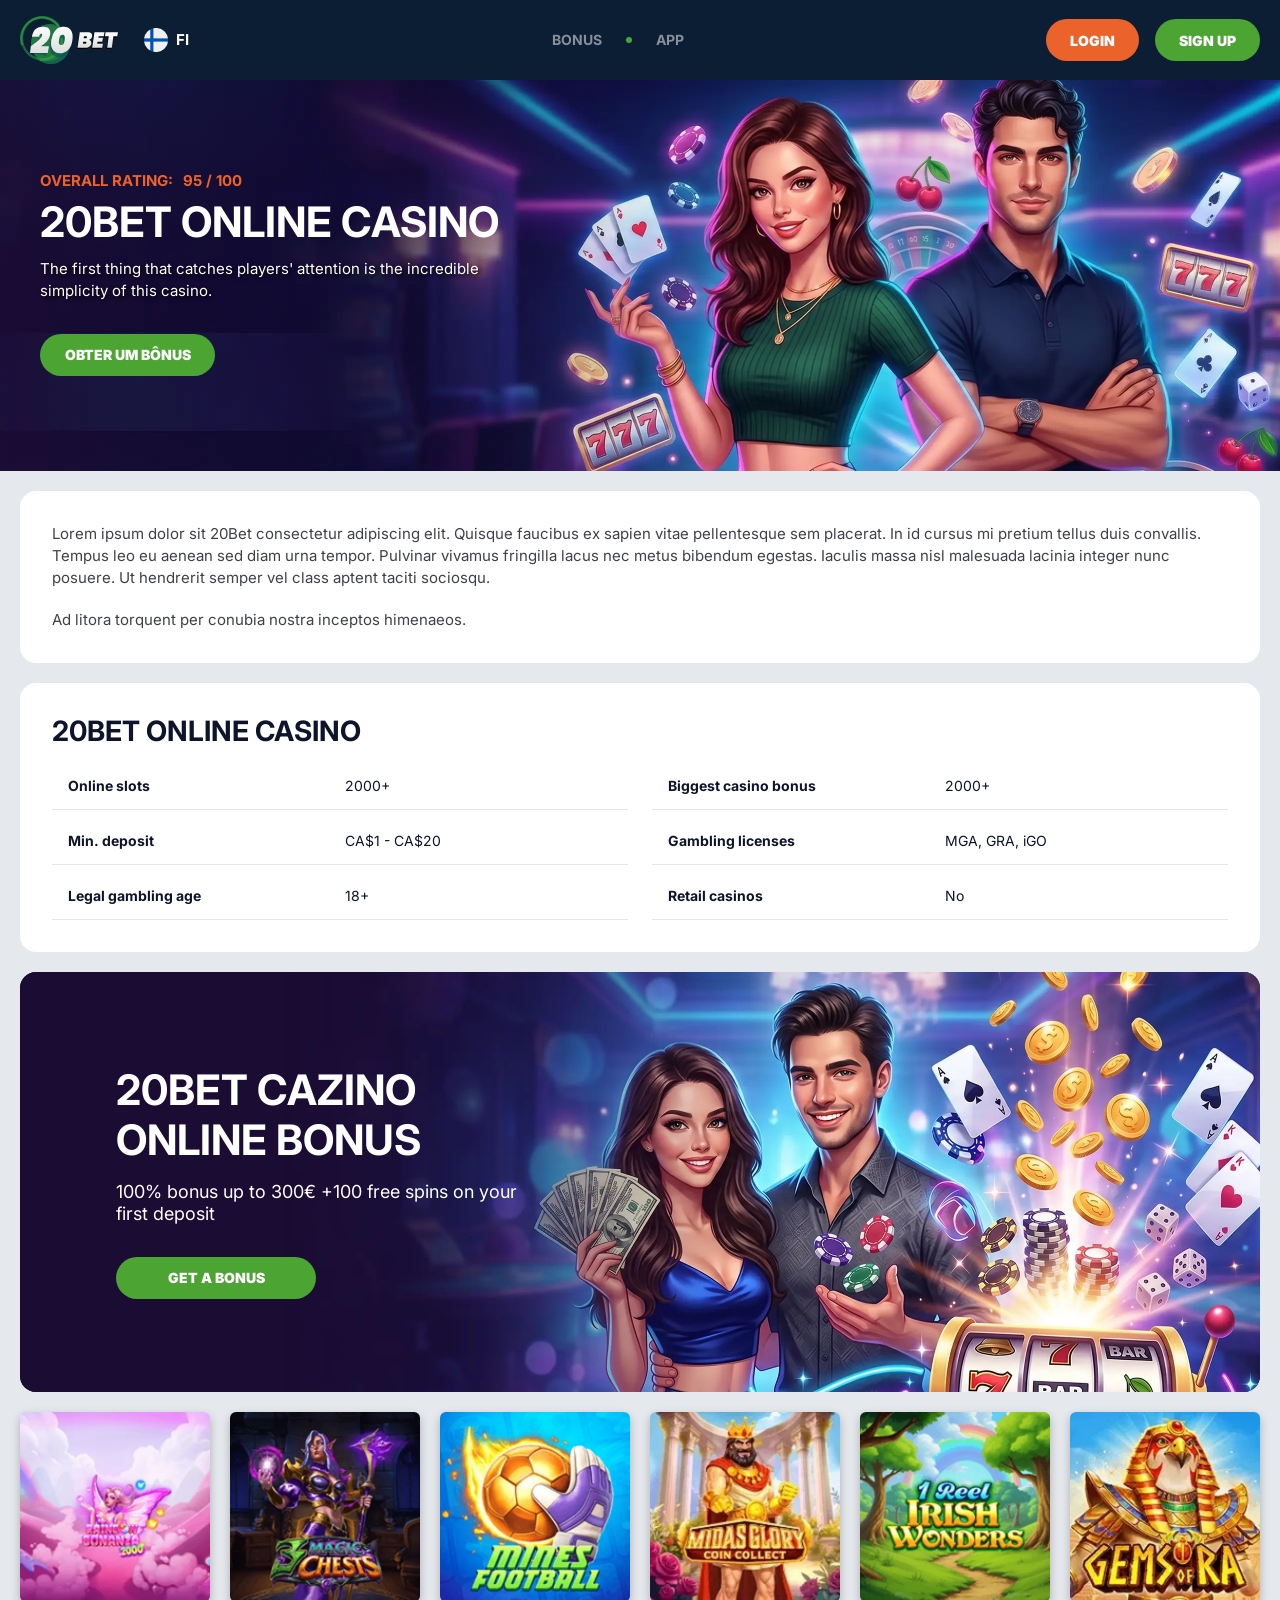
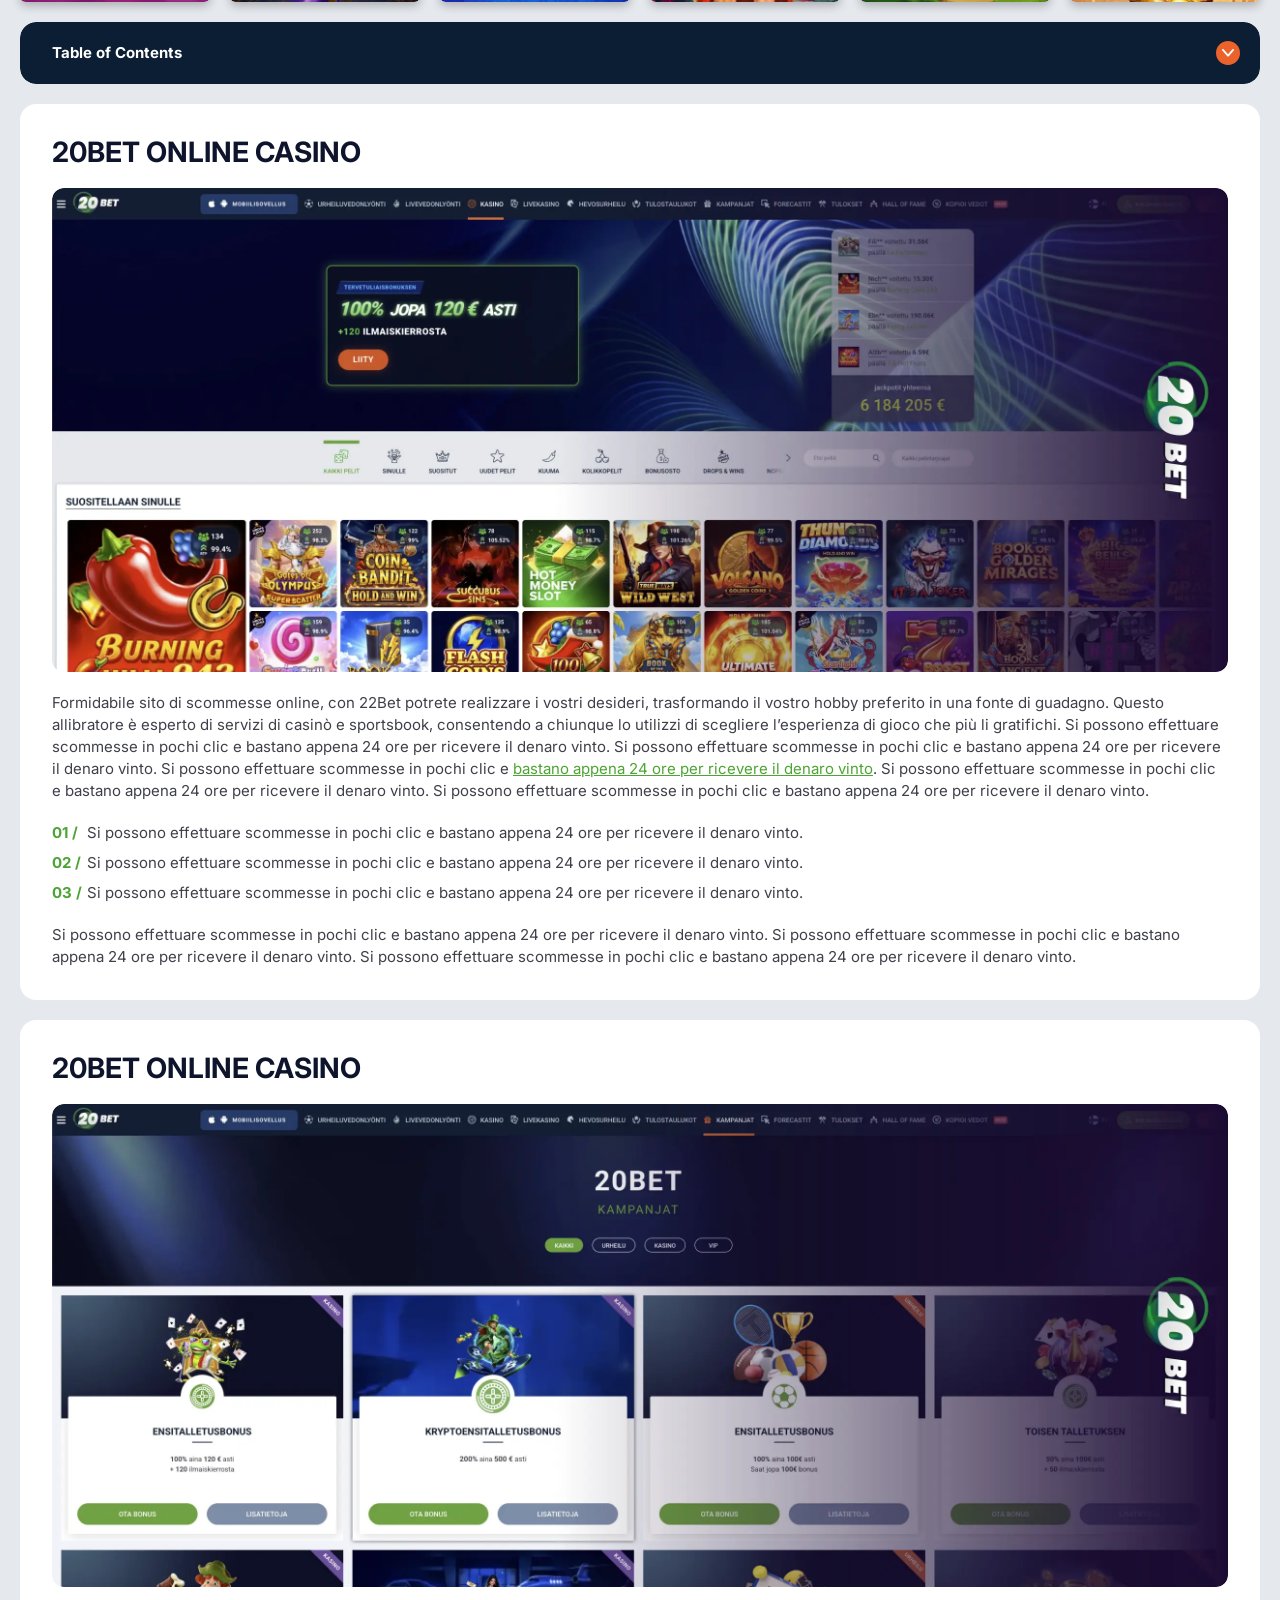
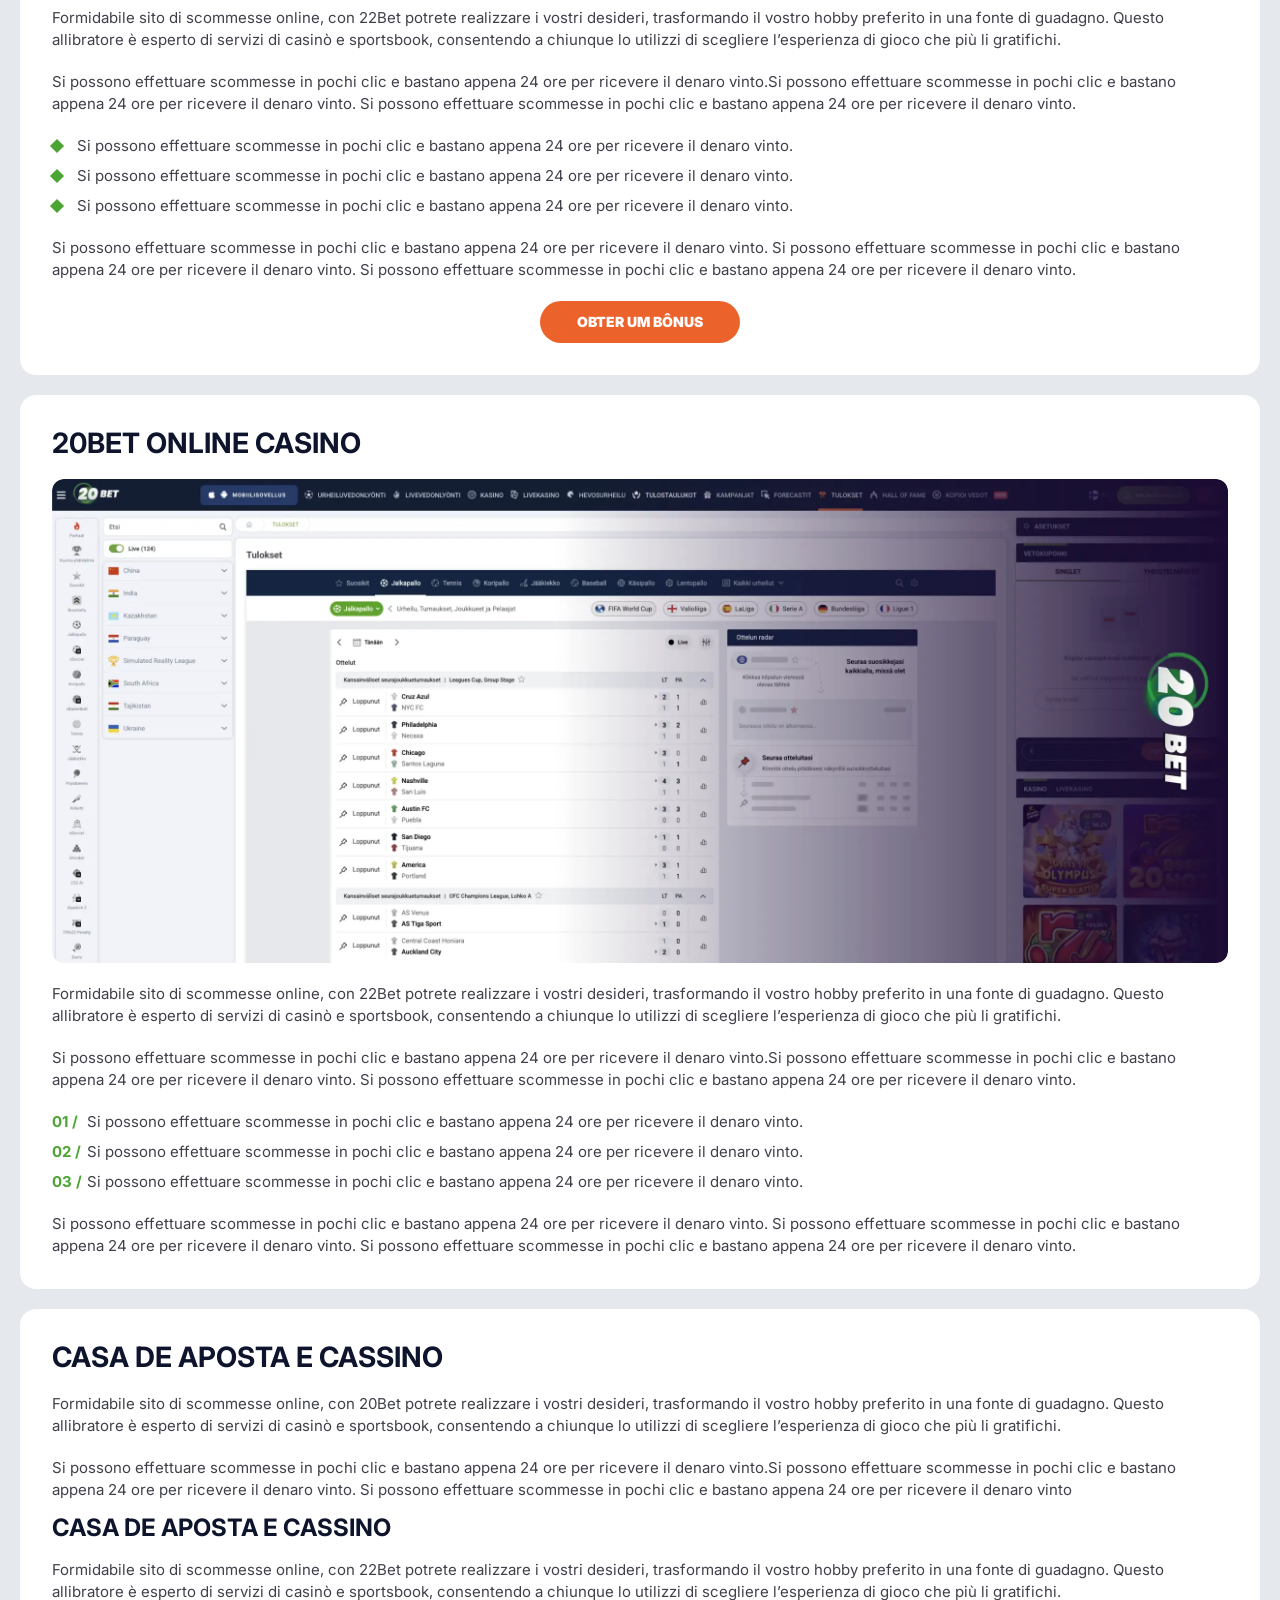
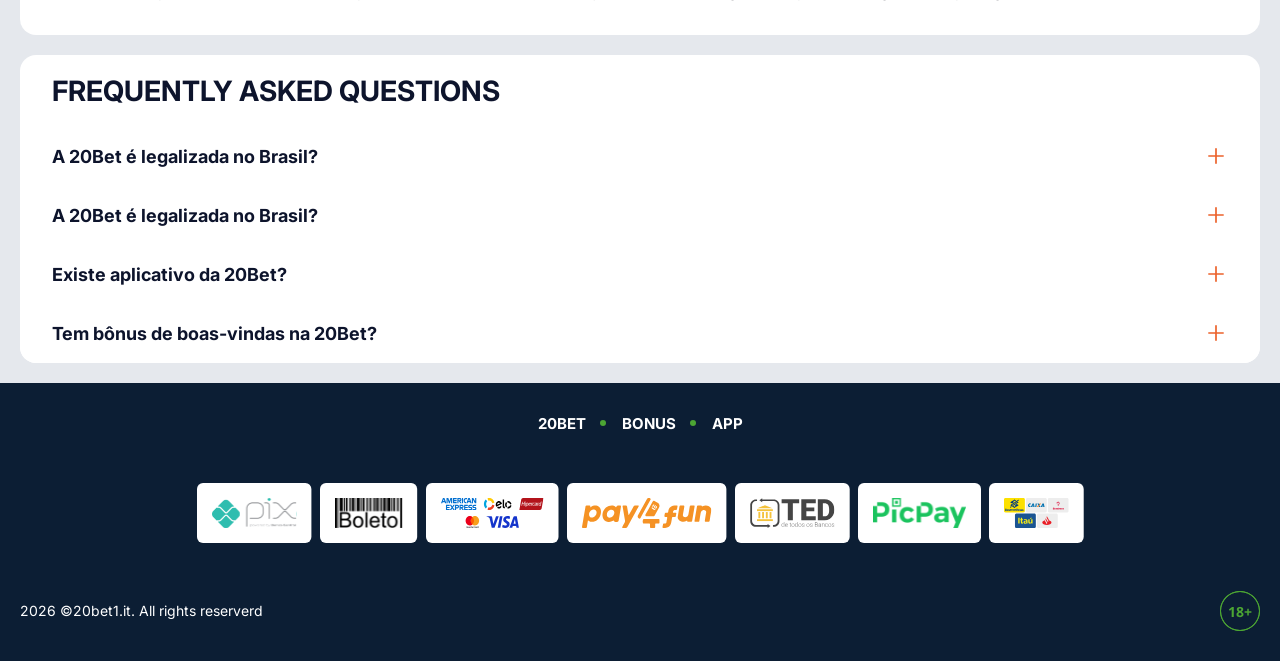
<file: index.html>
<!DOCTYPE html>
<html lang="fi">
  <head>
    <meta charset="UTF-8" />
   
    <meta name="viewport" content="width=device-width, initial-scale=1.0" />
    <title>2OBet </title>
    <meta name="description" content />
    <meta property="og:site_name" content />
    <meta property="og:title" content />
    <meta property="og:type" content="website" />
    <meta property="og:url" content />
    <meta property="og:image" content />
    <meta property="og:image:alt" content />
    <meta property="og:locale" content="fi" />
    <meta property="og:description" content />
    <link rel="preconnect" href="https://fonts.googleapis.com" />
    <link rel="preconnect" href="https://fonts.gstatic.com" crossorigin="anonymous" />
  <link href="https://fonts.googleapis.com/css2?family=Roboto:wght@100..900&display=swap" rel="stylesheet">
  <link href="https://fonts.googleapis.com/css2?family=Inter:wght@100..900&display=swap" rel="stylesheet">
  <link rel="stylesheet" href="./css/reset.css" />
    <link rel="stylesheet" href="./css/main.css" />
    <link rel="stylesheet" href="./css/media.css"/>
    <link rel="icon" href="./images/Group.png" type="image/x-icon"/>
    <script
    src="https://code.jquery.com/jquery-3.6.1.min.js"
    integrity="sha256-o88AwQnZB+VDvE9tvIXrMQaPlFFSUTR+nldQm1LuPXQ="
    crossorigin="anonymous"
  ></script>
  </head>
  <body>
    <header class="header">
      <section class="content header__content">
        <a href="./index.html" class="logo header__logo"
          ><img src="./images/logo.svg" alt="logo" title
        /></a>
        <button class="header__btn-menu" >
          <svg width="16px" height="16px" viewBox="0 0 16 16" xmlns="http://www.w3.org/2000/svg">
              <rect y="0" width="16" height="3" rx="1.5"></rect>
              <rect y="6.5" width="16" height="3" rx="1.5"></rect>
              <rect y="13" width="16" height="3" rx="1.5"></rect>
            </svg>
        </button>
  <a href="#" class="header__flag">
                <span><img src="./images/flag.png" alt="flag" title /></span>
                <span>fi</span>
              </a>
           <nav class="menu header__menu">
            <ul class="header__menu-list">
                
              <li >
                 <a href="./bonus.html" >
                Bonus
              </a>
            
            </li>
              <li>
                <a href="./app.html">
                 App
                </a>
              </li>
              
             
             
            </ul>
            <div class="header__button header__button-menu " >
              <a href="#" class="button  button__login-menu">log in</a>
              <a href="#" class="button button__menu">registration</a>
            </div>
           
          </nav>
         
            <a href="#" class="button button__login">login</a>
            <a href="#" class="button button__singup">sign up</a>
            <!-- <div id="clock" class="header__time">00:00</div> -->
           
      </section>
    </header>
     <main class="main home main-page">
        <section class=" hero hero__page">
           
            <div class="background">
              <img src="./images/main/bg-main.webp" alt="hero" title />
              
            </div>
            <div class="hero__wrapper">
              <div class="hero__data">
                <div class="hero__rating" >
                  <p>Overall Rating:</p>
                 
                  <span >
                    <span >95</span>
                  <span>/</span> 
                  <span >100</span>
                  
                  </span>
                </div>
                <h1 class="title general hero__title">
                20Bet Online casino
                </h1>
                <p class="hero__text">The first thing that catches players' attention is the incredible simplicity of this casino.</p>
                <a href="#" class="button  hero__button">Obter um Bônus</a>
               
              </div>
             
            </div>
          </section>
      <section class="main__wrap main__wrap-page">
       
       <section class="content__wrapper content__wrapper-page">

         
        
       
          <section class="content article">
            <p>
             Lorem ipsum dolor sit 20Bet consectetur adipiscing elit. Quisque faucibus ex sapien vitae pellentesque sem placerat. In id cursus mi pretium tellus duis convallis. Tempus leo eu aenean sed diam urna tempor. Pulvinar vivamus fringilla lacus nec metus bibendum egestas. Iaculis massa nisl malesuada lacinia integer nunc posuere. Ut hendrerit semper vel class aptent taciti sociosqu.
            </p>
            <p>
             Ad litora torquent per conubia nostra inceptos himenaeos.
            </p>
          </section>
         
            <section class="content features">
             <h2 class="title high features__title">20Bet Online casino</h2>
               
              <table class="features__table">
               <tbody class="features__group">
                 
                   <tr>
                   <td>Online slots</td>
                   <td>2000+</td>
                  </tr>
                  <tr>
                   <td>Biggest casino bonus</td>
                   <td>2000+</td>
                  </tr>
                  <tr>
                   <td>Min. deposit</td>
                   <td>CA$1 - CA$20</td>
                  </tr>
                 
                     <tr>
                     <td>Gambling licenses</td>
                     <td>MGA, GRA, iGO</td>
                   </tr>
                   <tr>
                     <td>Legal gambling age</td>
                     <td>18+</td>
                   </tr>
                   <tr>
                     <td>Retail casinos</td>
                     <td>No</td>
                   </tr>
                
               </tbody>
             </table>
          
           </section>  
             <section class="content banner">
            <div class="background  ">
              
              <img src="./images/main/banner-main.webp" alt="banner" title /> 
             
            </div>
            <div class="banner__info">
               <h2 class="title high banner__title-main">
         20bet cazino 
online bonus

              </h2>
              <p class="banner__subtitle">
100% bonus up to 300€ 
+100 free spins on your first deposit </p>            
            
              <a href="#" class="button banner__button">Get a Bonus</a>
            </div>
          </section>
           <section class="content casino">
           
              <ul class="casino__list">
                <li class="casino__item">
                   <a href="#"> <div class="casino__wrapper">
                      <img class="casino__img" src="./images/main/card-main1.webp" alt="" title>
                    <div class="casino__hover casino__hover-live">
                        
                        <div class="casino-box">
                            
                        <span  class="button  casino__buttons">Play now</span>
                        </div>
                    </div>
                    </div></a>
                    
                </li>
                <li class="casino__item">
                    <a href="#"> <div class="casino__wrapper">
                      <img class="casino__img" src="./images/main/card-main2.webp" alt="" title>
                    <div class="casino__hover casino__hover-live">
                        
                        <div class="casino-box">
                            
                        <span  class="button  casino__buttons">Play now</span>
                        </div>
                    </div>
                    </div></a>
              </li>
              <li class="casino__item">
                  <a href="#"> <div class="casino__wrapper">
                      <img class="casino__img" src="./images/main/card-main3.webp" alt="" title>
                    <div class="casino__hover casino__hover-live">
                        
                        <div class="casino-box">
                            
                        <span  class="button  casino__buttons">Play now</span>
                        </div>
                    </div>
                    </div></a>
            </li>
             <li class="casino__item">
                 <a href="#"> <div class="casino__wrapper">
                      <img class="casino__img" src="./images/main/card-main4.webp" alt="" title>
                    <div class="casino__hover casino__hover-live">
                        
                        <div class="casino-box">
                            
                        <span  class="button  casino__buttons">Play now</span>
                        </div>
                    </div>
                    </div></a>
            </li>
             <li class="casino__item">
                  <a href="#"> <div class="casino__wrapper">
                      <img class="casino__img" src="./images/main/card-main5.webp" alt="" title>
                    <div class="casino__hover casino__hover-live">
                        
                        <div class="casino-box">
                            
                        <span  class="button  casino__buttons">Play now</span>
                        </div>
                    </div>
                    </div></a>
            </li>
               <li class="casino__item">
                  <a href="#"> <div class="casino__wrapper">
                      <img class="casino__img" src="./images/main/card-main6.webp" alt="" title>
                    <div class="casino__hover casino__hover-live">
                        
                        <div class="casino-box">
                            
                        <span  class="button  casino__buttons">Play now</span>
                        </div>
                    </div>
                    </div></a>
            </li>
              

              </ul>
         </section>
              <section class="content menu-review__content">
              

            
                <div class="menu__review-desk menu__review-content">Table of Contents</div>
                <ul class="menu__review menu__review-list">
                  <li><a href="#">Casa de Aposta e Cassino</a></li>
                    <li><a href="#">Casa de Aposta e Cassino</a></li>
                      <li><a href="#">Casa de Aposta e Cassino</a></li>
                        <li><a href="#">Casa de Aposta e Cassino</a></li>
                          <li><a href="#">Frequently Asked Questions</a></li>
                 
                </ul>
             
          
          </section>
          
        
          <section class="content article">
            <h2 class="title high article__title">20bet online casino</h2>
             <div class="images">
              <img src="./images/main/image1-main.webp" alt="banner" title />
            </div>
            <p>
            Formidabile sito di scommesse online, con 22Bet potrete realizzare i vostri desideri, trasformando il vostro hobby preferito in una fonte di guadagno. Questo allibratore è esperto di servizi di casinò e sportsbook, consentendo a chiunque lo utilizzi di scegliere l’esperienza di gioco che più li gratifichi.
Si possono effettuare scommesse in pochi clic e bastano appena 24 ore per ricevere il denaro vinto. Si possono effettuare scommesse in pochi clic e bastano appena 24 ore per ricevere il denaro vinto. Si possono effettuare scommesse in pochi clic e <a href="#">bastano appena 24 ore per ricevere il denaro vinto</a>. Si possono effettuare scommesse in pochi clic e bastano appena 24 ore per ricevere il denaro vinto. Si possono effettuare scommesse in pochi clic e bastano appena 24 ore per ricevere il denaro vinto.  </p>
            
           <ol>
              <li>Si possono effettuare scommesse in pochi clic e bastano appena 24 ore per ricevere il denaro vinto.</li>
              <li>Si possono effettuare scommesse in pochi clic e bastano appena 24 ore per ricevere il denaro vinto.</li>
              <li>Si possono effettuare scommesse in pochi clic e bastano appena 24 ore per ricevere il denaro vinto.</li>
            </ol>
            <p>Si possono effettuare scommesse in pochi clic e bastano appena 24 ore per ricevere il denaro vinto. Si possono effettuare scommesse in pochi clic e bastano appena 24 ore per ricevere il denaro vinto. Si possono effettuare scommesse in pochi clic e bastano appena 24 ore per ricevere il denaro vinto.</p>
          </section>
           <section class="content article">
            <h2 class="title high article__title">20bet online casino</h2>
             <div class="images">
              <img src="./images/main/image2-main.webp" alt="banner" title />
            </div>
            <p>
             Formidabile sito di scommesse online, con 22Bet potrete realizzare i vostri desideri, trasformando il vostro hobby preferito in una fonte di guadagno. Questo allibratore è esperto di servizi di casinò e sportsbook, consentendo a chiunque lo utilizzi di scegliere l’esperienza di gioco che più li gratifichi.
            </p>
            <p>
             Si possono effettuare scommesse in pochi clic e bastano appena 24 ore per ricevere il denaro vinto.Si possono effettuare scommesse in pochi clic e bastano appena 24 ore per ricevere il denaro vinto. Si possono effettuare scommesse in pochi clic e bastano appena 24 ore per ricevere il denaro vinto.
            </p>
           <ul>
              <li>Si possono effettuare scommesse in pochi clic e bastano appena 24 ore per ricevere il denaro vinto.</li>
              <li>Si possono effettuare scommesse in pochi clic e bastano appena 24 ore per ricevere il denaro vinto.</li>
              <li>Si possono effettuare scommesse in pochi clic e bastano appena 24 ore per ricevere il denaro vinto.</li>
            </ul>
            <p>Si possono effettuare scommesse in pochi clic e bastano appena 24 ore per ricevere il denaro vinto. Si possono effettuare scommesse in pochi clic e bastano appena 24 ore per ricevere il denaro vinto. Si possono effettuare scommesse in pochi clic e bastano appena 24 ore per ricevere il denaro vinto.</p>
         <a href="#" class="button">Obter um Bônus</a>
          </section>
           <section class="content article">
            <h2 class="title high article__title">20bet online casino</h2>
             <div class="images">
              <img src="./images/main/image3-main.webp" alt="banner" title />
            </div>
            <p>
             Formidabile sito di scommesse online, con 22Bet potrete realizzare i vostri desideri, trasformando il vostro hobby preferito in una fonte di guadagno. Questo allibratore è esperto di servizi di casinò e sportsbook, consentendo a chiunque lo utilizzi di scegliere l’esperienza di gioco che più li gratifichi.
            </p>
            <p>
             Si possono effettuare scommesse in pochi clic e bastano appena 24 ore per ricevere il denaro vinto.Si possono effettuare scommesse in pochi clic e bastano appena 24 ore per ricevere il denaro vinto. Si possono effettuare scommesse in pochi clic e bastano appena 24 ore per ricevere il denaro vinto.
            </p>
           <ol>
              <li>Si possono effettuare scommesse in pochi clic e bastano appena 24 ore per ricevere il denaro vinto.</li>
              <li>Si possono effettuare scommesse in pochi clic e bastano appena 24 ore per ricevere il denaro vinto.</li>
              <li>Si possono effettuare scommesse in pochi clic e bastano appena 24 ore per ricevere il denaro vinto.</li>
            </ol>
            <p>Si possono effettuare scommesse in pochi clic e bastano appena 24 ore per ricevere il denaro vinto. Si possono effettuare scommesse in pochi clic e bastano appena 24 ore per ricevere il denaro vinto. Si possono effettuare scommesse in pochi clic e bastano appena 24 ore per ricevere il denaro vinto.</p>
          </section>
           <section class="content article">
            <h2 class="title high article__title">Casa de Aposta e Cassino</h2>
            <p>Formidabile sito di scommesse online, con 20Bet potrete realizzare i vostri desideri, trasformando il vostro hobby preferito in una fonte di guadagno. Questo allibratore è esperto di servizi di casinò e sportsbook, consentendo a chiunque lo utilizzi di scegliere l’esperienza di gioco che più li gratifichi.</p>
            <p>Si possono effettuare scommesse in pochi clic e bastano appena 24 ore per ricevere il denaro vinto.Si possono effettuare scommesse in pochi clic e bastano appena 24 ore per ricevere il denaro vinto. Si possono effettuare scommesse in pochi clic e bastano appena 24 ore per ricevere il denaro vinto</p>
            <h3>Casa de Aposta e Cassino</h3>
            <p>Formidabile sito di scommesse online, con 22Bet potrete realizzare i vostri desideri, trasformando il vostro hobby preferito in una fonte di guadagno. Questo allibratore è esperto di servizi di casinò e sportsbook, consentendo a chiunque lo utilizzi di scegliere l’esperienza di gioco che più li gratifichi.</p>
           </section>

          <section class="content faq">
            <h2 class="title high faq__title">Frequently Asked Questions</h2>
            <ul class="faq__list " >
              <li class="faq__item"  >
                <h3 class="title medium faq__subtitle js-button-expander js-button-expander--faq"  >A 20Bet é legalizada no Brasil?
                 </h3>
                <div  class="faq__answer js-expand-content js-expand-content--faq" >
                  <p  >
                    Sim, a casa de apostas tem licença emitida por Curaçao, que é reconhecida no Brasil e a permite atuar por aqui.
                  </p>
                </div>
              </li>
              <li class="faq__item"  >
                <h3 class="title medium faq__subtitle js-button-expander js-button-expander--faq"  >A 20Bet é legalizada no Brasil?</h3>
                <div class="faq__answer js-expand-content js-expand-content--faq" >
                  <p  >
                    Sim, a casa de apostas tem licença emitida por Curaçao, que é reconhecida no Brasil e a permite atuar por aqui.
                  </p>
                </div>
              </li> 
              <li class="faq__item"  >
                <h3 class="title medium faq__subtitle js-button-expander js-button-expander--faq"  >Existe aplicativo da 20Bet?</h3>
                <div class="faq__answer js-expand-content js-expand-content--faq" >
                  <p  >
                   Sim, disponível para sistemas operacionais iOS e Android.
                  </p>
                </div>
              </li> 
              <li class="faq__item"  >
                <h3 class="title medium faq__subtitle js-button-expander js-button-expander--faq"  >Tem bônus de boas-vindas na 20Bet?</h3>
                <div class="faq__answer js-expand-content js-expand-content--faq" >
                  <p  >
                   O pacote especial para novos usuários da 20Bet paga 100% sobre o primeiro depósito, com limite de 600 BRL.
                  </p>
                </div>
              </li> 
             
            </ul>
          </section>
          
        </section> 
      
        <div class=""  onclick="scrollToTop()">
          <button class="main__arrow" id="scrollToTopBtn"></button>
        </div> 
        
      </section>
    </main> 
     <footer class=" footer ">
      <section class="content footer__content">
        <ul class="footer__menu">
         <li><a href="/">20bet</a></li>
         <li><a href="./bonus.html">bonus</a></li>
          <li><a href="./app.html">app</a></li>
      
        </ul>
       
          <ul class="footer__cards-list">
           
            <li>
              <a href="#"
                ><img src="./images/footer-img1.svg" alt="cardpay" title
              /></a>
            </li>
             <li>
              <a href="#"
                ><img src="./images/footer-img2.svg" alt="cardpay" title
              /></a>
            </li>
             <li>
              <a href="#"
                ><img src="./images/footer-img3.svg" alt="cardpay" title
              /></a>
            </li>
             <li>
              <a href="#"
                ><img src="./images/footer-img4.svg" alt="cardpay" title
              /></a>
            </li>
             <li>
              <a href="#"
                ><img src="./images/footer-img5.svg" alt="cardpay" title
              /></a>
            </li>
             <li>
              <a href="#"
                ><img src="./images/footer-img6.svg" alt="cardpay" title
              /></a>
            </li>
             <li>
              <a href="#"
                ><img src="./images/footer-img7.svg" alt="cardpay" title
              /></a>
            </li>
           
          </ul>
       
        <div class="footer__wrapp">
          <div class="footer__text">
           
            <p>2026 &copy;20bet1.it. All rights reserverd 
</p>
           
          </div>
          <div class="footer__age">
            <img src="./images/age.svg" alt="age" title />
          </div>
        </div>
      
      </section>
    </footer>
    <script src="./js/arrowUp.js" defer></script>
    <script src="./js/sidebar.js" defer></script>
    <script src="./js/expander.js" defer></script>
    <script src="./js/mobile-menu.js" defer></script>
  
  </body>
</html>
</file>
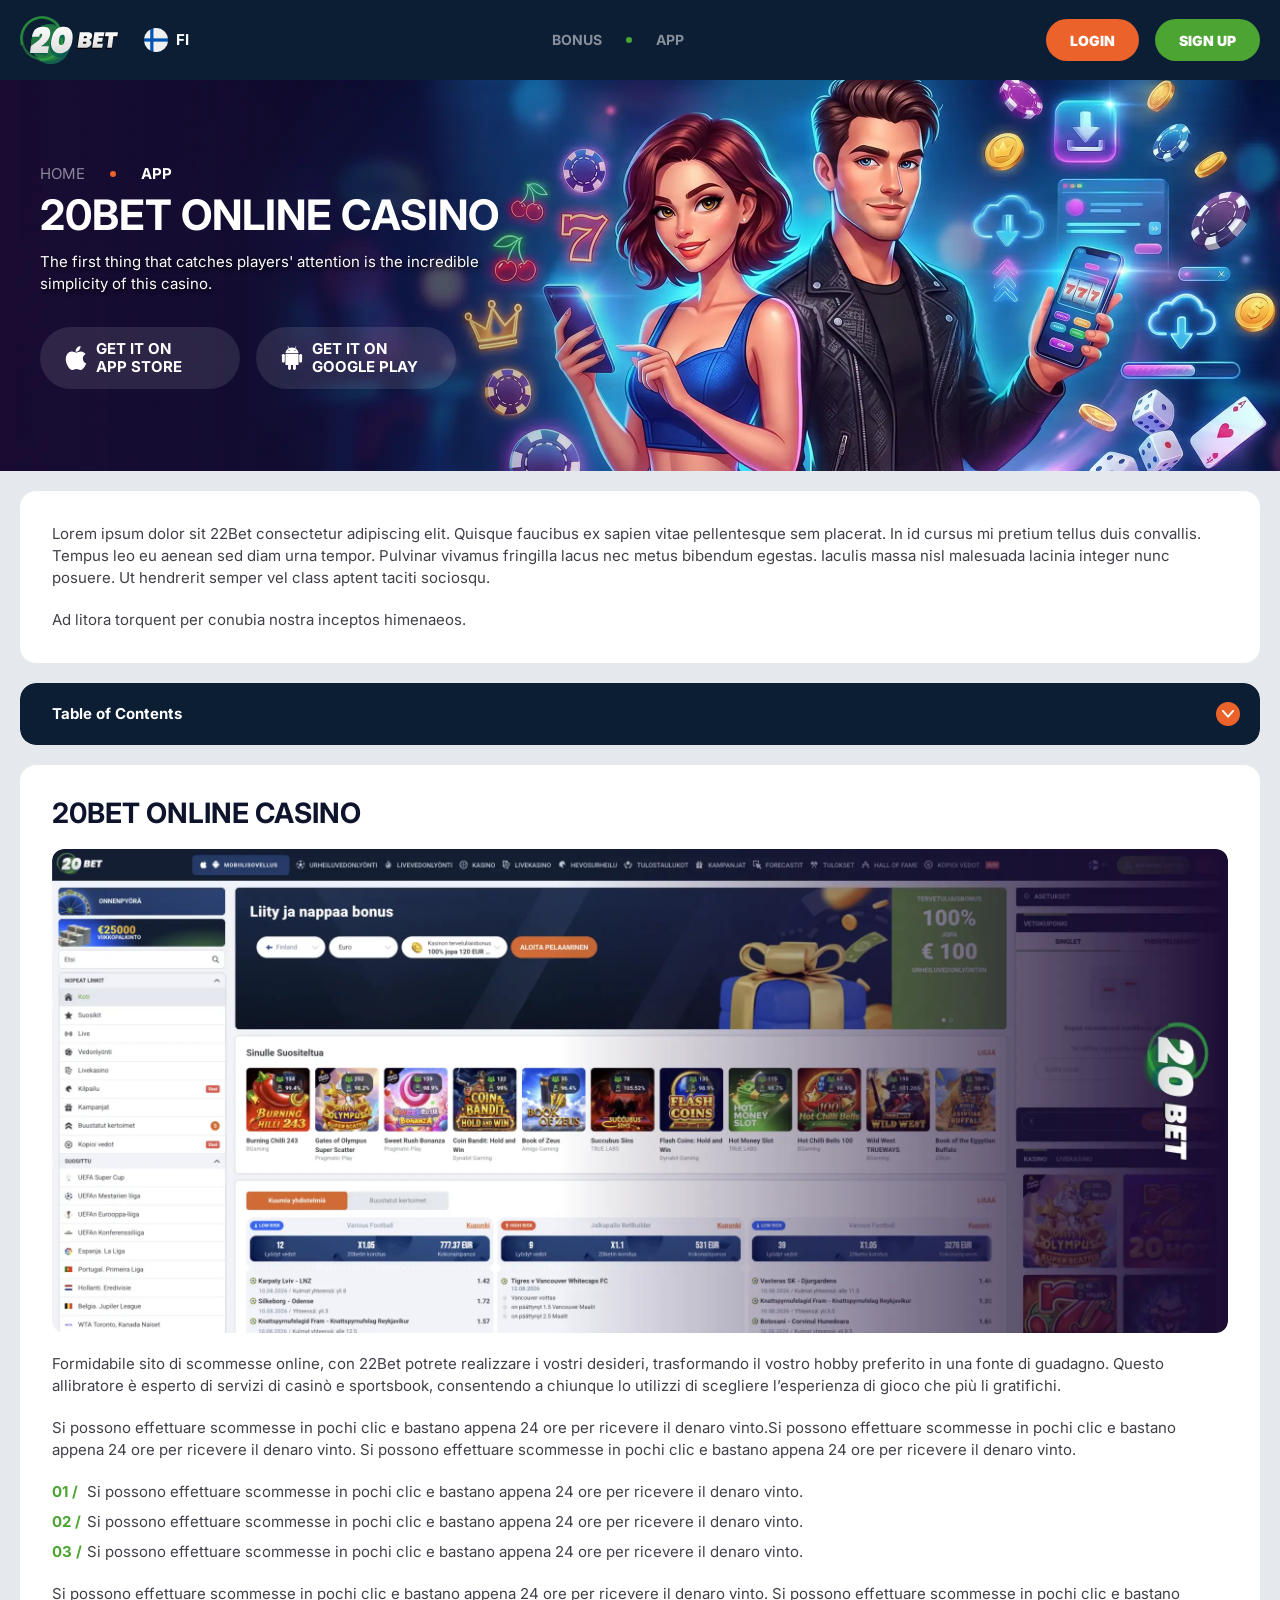
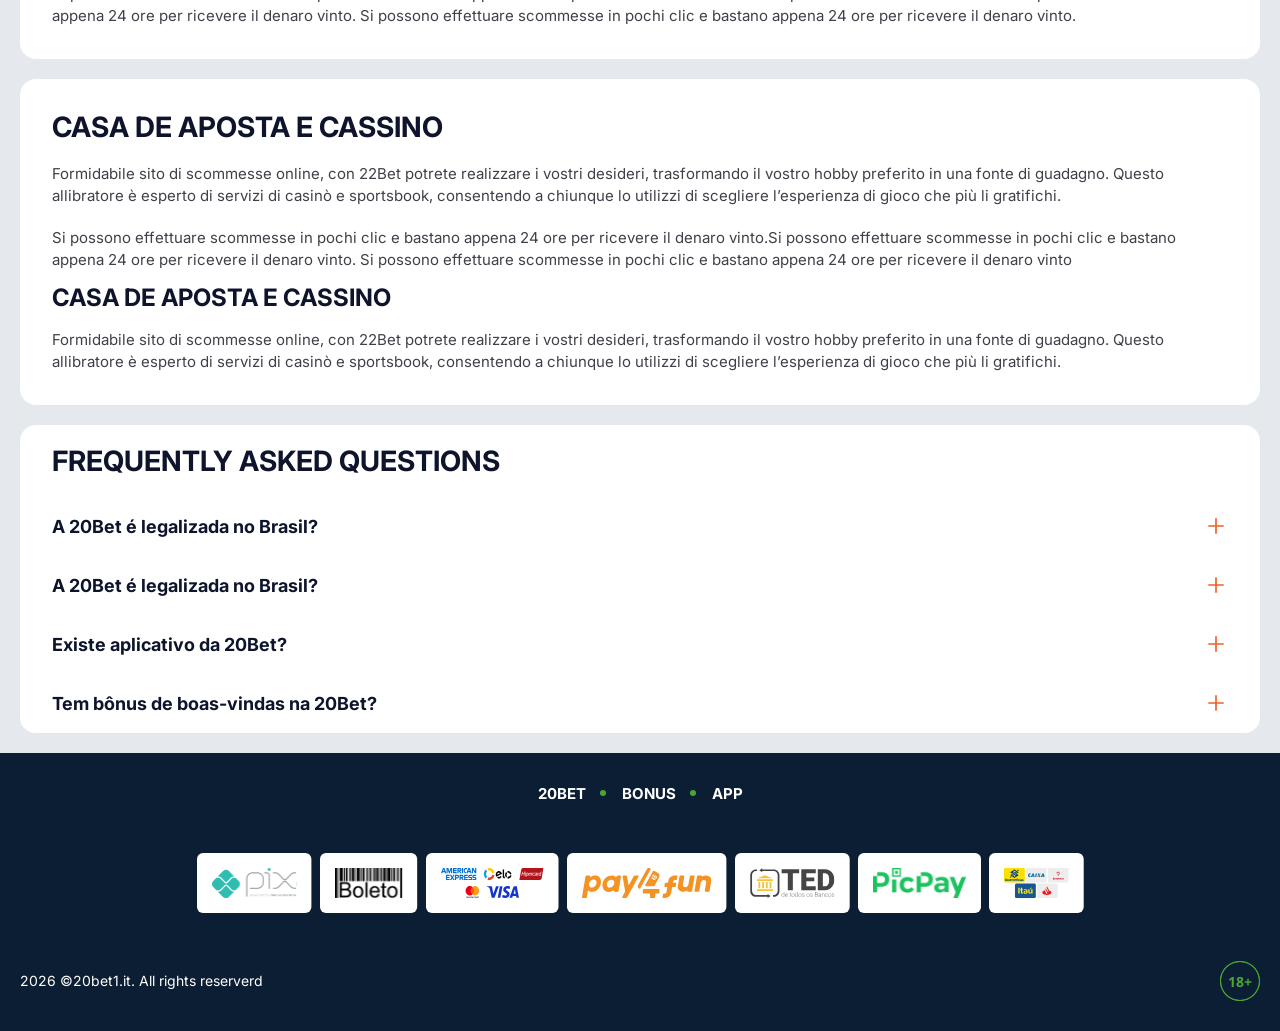
<file: app.html>
<!DOCTYPE html>
<html lang="fi">
  <head>
    <meta charset="UTF-8" />
   
    <meta name="viewport" content="width=device-width, initial-scale=1.0" />
    <title>2OBet </title>
    <meta name="description" content />
    <meta property="og:site_name" content />
    <meta property="og:title" content />
    <meta property="og:type" content="website" />
    <meta property="og:url" content />
    <meta property="og:image" content />
    <meta property="og:image:alt" content />
    <meta property="og:locale" content="fi" />
    <meta property="og:description" content />
    <link rel="preconnect" href="https://fonts.googleapis.com" />
    <link rel="preconnect" href="https://fonts.gstatic.com" crossorigin="anonymous" />
 <link href="https://fonts.googleapis.com/css2?family=Roboto:wght@100..900&display=swap" rel="stylesheet">
   <link href="https://fonts.googleapis.com/css2?family=Inter:wght@100..900&display=swap" rel="stylesheet">
 
   <link rel="stylesheet" href="./css/reset.css" />
    <link rel="stylesheet" href="./css/main.css" />
    <link rel="stylesheet" href="./css/media.css"/>
    <link rel="icon" href="./images/Group.png" type="image/x-icon"/>
    <script
    src="https://code.jquery.com/jquery-3.6.1.min.js"
    integrity="sha256-o88AwQnZB+VDvE9tvIXrMQaPlFFSUTR+nldQm1LuPXQ="
    crossorigin="anonymous"
  ></script>
  </head>
  <body>
    <header class="header">
      <section class="content header__content">
        <a href="./index.html" class="logo header__logo"
          ><img src="./images/logo.svg" alt="logo" title
        /></a>
        <button class="header__btn-menu" >
          <svg width="16px" height="16px" viewBox="0 0 16 16" xmlns="http://www.w3.org/2000/svg">
              <rect y="0" width="16" height="3" rx="1.5"></rect>
              <rect y="6.5" width="16" height="3" rx="1.5"></rect>
              <rect y="13" width="16" height="3" rx="1.5"></rect>
            </svg>
        </button>
 <a href="#" class="header__flag">
                <span><img src="./images/flag.png" alt="flag" title /></span>
                <span>fi</span>
              </a>
           <nav class="menu header__menu">
            <ul class="header__menu-list">
                
              <li >
                 <a href="./bonus.html" >
                Bonus
              </a>
            
            </li>
              <li>
                <a href="./app.html">
                 App
                </a>
              </li>
              
             
             
            </ul>
            <div class="header__button header__button-menu " >
              <a href="#" class="button  button__login-menu">log in</a>
              <a href="#" class="button button__menu">registration</a>
            </div>
           
          </nav>
          
            <a href="#" class="button button__login">login</a>
            <a href="#" class="button button__singup">sign up</a>
            <!-- <div id="clock" class="header__time">00:00</div> -->
           
      </section>
    </header>
     <main class="main home main-page">
        <section class=" hero hero__page hero__page-app">
           
            <div class="background background-pageApp">
              <img src="./images/app/bg-app.webp" alt="hero" title />
              
            </div>
            <div class="hero__wrapper hero__wrapper-page">
              <div class="hero__data hero__data-app">
                <ul
                class="breadcrumbs "
                
              >
                <li
                  
                >
                  <a href="/" >
                    <span >Home</span></a
                  >
                 
                </li>
                <li
                  
                >
                  <a href="#" > <span >App</span></a>
                 
                </li>
              </ul>
                <h1 class="title general hero__title">
                 20Bet Online casino
                </h1>
                 <p class="hero__text">The first thing that catches players' attention is the incredible simplicity of this casino.</p>
               
              <div class="banner__content banner__content-app">
             
                  <a href="#" class="banner__btn banner__btn-app">
                    <img src="./images/app/apple.svg" alt="icon" title>
                   Get it on </br>
App Store
                  </a>
                  <a href="#" class="banner__btn banner__btn-android"
                    > <img src="./images/app/android.svg" alt="icon" title>Get it on </br>
Google Play</a
                  >
                </div>
              </div>
             
            </div>
          </section>
      <section class="main__wrap main__wrap-page">
       
       <section class="content__wrapper content__wrapper-page">

         
        
       
          <section class="content article">
            <p>
             Lorem ipsum dolor sit 22Bet consectetur adipiscing elit. Quisque faucibus ex sapien vitae pellentesque sem placerat. In id cursus mi pretium tellus duis convallis. Tempus leo eu aenean sed diam urna tempor. Pulvinar vivamus fringilla lacus nec metus bibendum egestas. Iaculis massa nisl malesuada lacinia integer nunc posuere. Ut hendrerit semper vel class aptent taciti sociosqu.
            </p>
            <p>
             Ad litora torquent per conubia nostra inceptos himenaeos.
            </p>
          </section>
         
              <section class="content menu-review__content">
              

            
                <div class="menu__review-desk menu__review-content">Table of Contents</div>
                <ul class="menu__review menu__review-list">
                  <li><a href="#">Casa de Aposta e Cassino</a></li>
                    <li><a href="#">Casa de Aposta e Cassino</a></li>
                      <li><a href="#">Casa de Aposta e Cassino</a></li>
                        <li><a href="#">Casa de Aposta e Cassino</a></li>
                          <li><a href="#">Frequently Asked Questions</a></li>
                 
                </ul>
             
          
          </section>
          
        
          <section class="content article">
            <h2 class="title high article__title">20Bet Online casino</h2>
             <div class="images">
              <img src="./images/app/image1-app.webp" alt="banner" title />
            </div>
            <p>
             Formidabile sito di scommesse online, con 22Bet potrete realizzare i vostri desideri, trasformando il vostro hobby preferito in una fonte di guadagno. Questo allibratore è esperto di servizi di casinò e sportsbook, consentendo a chiunque lo utilizzi di scegliere l’esperienza di gioco che più li gratifichi.
            </p>
            <p>
             Si possono effettuare scommesse in pochi clic e bastano appena 24 ore per ricevere il denaro vinto.Si possono effettuare scommesse in pochi clic e bastano appena 24 ore per ricevere il denaro vinto. Si possono effettuare scommesse in pochi clic e bastano appena 24 ore per ricevere il denaro vinto.
            </p>
           <ol>
              <li>Si possono effettuare scommesse in pochi clic e bastano appena 24 ore per ricevere il denaro vinto.</li>
              <li>Si possono effettuare scommesse in pochi clic e bastano appena 24 ore per ricevere il denaro vinto.</li>
              <li>Si possono effettuare scommesse in pochi clic e bastano appena 24 ore per ricevere il denaro vinto.</li>
            </ol>
            <p>Si possono effettuare scommesse in pochi clic e bastano appena 24 ore per ricevere il denaro vinto. Si possono effettuare scommesse in pochi clic e bastano appena 24 ore per ricevere il denaro vinto. Si possono effettuare scommesse in pochi clic e bastano appena 24 ore per ricevere il denaro vinto.</p>
          </section>
         
         
           <section class="content article">
            <h2 class="title high article__title">Casa de Aposta e Cassino</h2>
            <p>Formidabile sito di scommesse online, con 22Bet potrete realizzare i vostri desideri, trasformando il vostro hobby preferito in una fonte di guadagno. Questo allibratore è esperto di servizi di casinò e sportsbook, consentendo a chiunque lo utilizzi di scegliere l’esperienza di gioco che più li gratifichi.</p>
            <p>Si possono effettuare scommesse in pochi clic e bastano appena 24 ore per ricevere il denaro vinto.Si possono effettuare scommesse in pochi clic e bastano appena 24 ore per ricevere il denaro vinto. Si possono effettuare scommesse in pochi clic e bastano appena 24 ore per ricevere il denaro vinto</p>
            <h3>Casa de Aposta e Cassino</h3>
            <p>Formidabile sito di scommesse online, con 22Bet potrete realizzare i vostri desideri, trasformando il vostro hobby preferito in una fonte di guadagno. Questo allibratore è esperto di servizi di casinò e sportsbook, consentendo a chiunque lo utilizzi di scegliere l’esperienza di gioco che più li gratifichi.</p>
           </section>

          <section class="content faq">
            <h2 class="title high faq__title">Frequently Asked Questions</h2>
            <ul class="faq__list " >
              <li class="faq__item"  >
                <h3 class="title medium faq__subtitle js-button-expander js-button-expander--faq"  >A 20Bet é legalizada no Brasil?
                 </h3>
                <div  class="faq__answer js-expand-content js-expand-content--faq" >
                  <p  >
                    Sim, a casa de apostas tem licença emitida por Curaçao, que é reconhecida no Brasil e a permite atuar por aqui.
                  </p>
                </div>
              </li>
              <li class="faq__item"  >
                <h3 class="title medium faq__subtitle js-button-expander js-button-expander--faq"  >A 20Bet é legalizada no Brasil?</h3>
                <div class="faq__answer js-expand-content js-expand-content--faq" >
                  <p  >
                    Sim, a casa de apostas tem licença emitida por Curaçao, que é reconhecida no Brasil e a permite atuar por aqui.
                  </p>
                </div>
              </li> 
              <li class="faq__item"  >
                <h3 class="title medium faq__subtitle js-button-expander js-button-expander--faq"  >Existe aplicativo da 20Bet?</h3>
                <div class="faq__answer js-expand-content js-expand-content--faq" >
                  <p  >
                   Sim, disponível para sistemas operacionais iOS e Android.
                  </p>
                </div>
              </li> 
              <li class="faq__item"  >
                <h3 class="title medium faq__subtitle js-button-expander js-button-expander--faq"  >Tem bônus de boas-vindas na 20Bet?</h3>
                <div class="faq__answer js-expand-content js-expand-content--faq" >
                  <p  >
                   O pacote especial para novos usuários da 20Bet paga 100% sobre o primeiro depósito, com limite de 600 BRL.
                  </p>
                </div>
              </li> 
             
            </ul>
          </section>
          
        </section> 
      
        <div class=""  onclick="scrollToTop()">
          <button class="main__arrow" id="scrollToTopBtn"></button>
        </div> 
        
      </section>
    </main> 
<footer class=" footer ">
      <section class="content footer__content">
        <ul class="footer__menu">
         <li><a href="/">20bet</a></li>
         <li><a href="./bonus.html">bonus</a></li>
          <li><a href="./app.html">app</a></li>
      
        </ul>
       
          <ul class="footer__cards-list">
           
            <li>
              <a href="#"
                ><img src="./images/footer-img1.svg" alt="cardpay" title
              /></a>
            </li>
             <li>
              <a href="#"
                ><img src="./images/footer-img2.svg" alt="cardpay" title
              /></a>
            </li>
             <li>
              <a href="#"
                ><img src="./images/footer-img3.svg" alt="cardpay" title
              /></a>
            </li>
             <li>
              <a href="#"
                ><img src="./images/footer-img4.svg" alt="cardpay" title
              /></a>
            </li>
             <li>
              <a href="#"
                ><img src="./images/footer-img5.svg" alt="cardpay" title
              /></a>
            </li>
             <li>
              <a href="#"
                ><img src="./images/footer-img6.svg" alt="cardpay" title
              /></a>
            </li>
             <li>
              <a href="#"
                ><img src="./images/footer-img7.svg" alt="cardpay" title
              /></a>
            </li>
           
          </ul>
       
        <div class="footer__wrapp">
          <div class="footer__text">
           
            <p>2026 &copy;20bet1.it. All rights reserverd 
</p>
           
          </div>
          <div class="footer__age">
            <img src="./images/age.svg" alt="age" title />
          </div>
        </div>
      
      </section>
    </footer>
    <script src="./js/arrowUp.js" defer></script>
    <script src="./js/sidebar.js" defer></script>
    <script src="./js/expander.js" defer></script>
    <script src="./js/mobile-menu.js" defer></script>
    <!-- <script src="./js/clock.js" defer></script> -->
  </body>
</html>
</file>
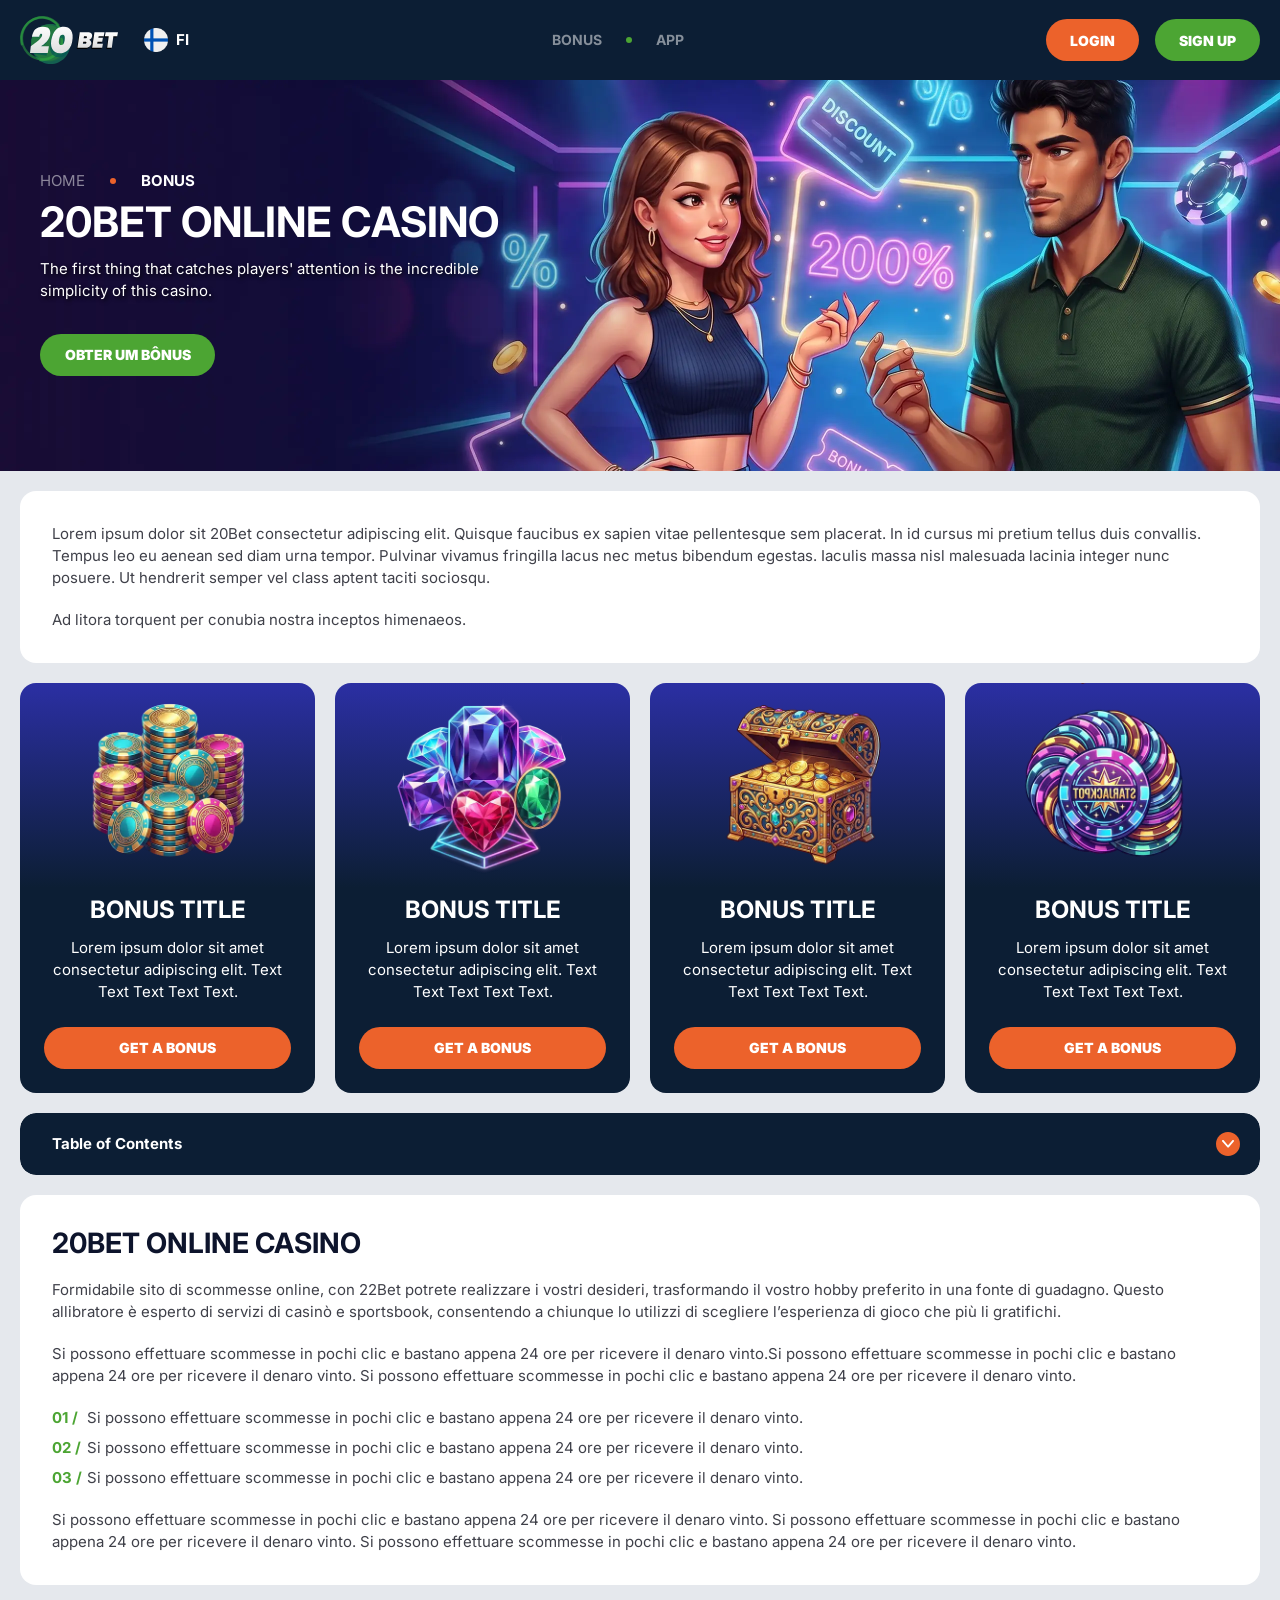
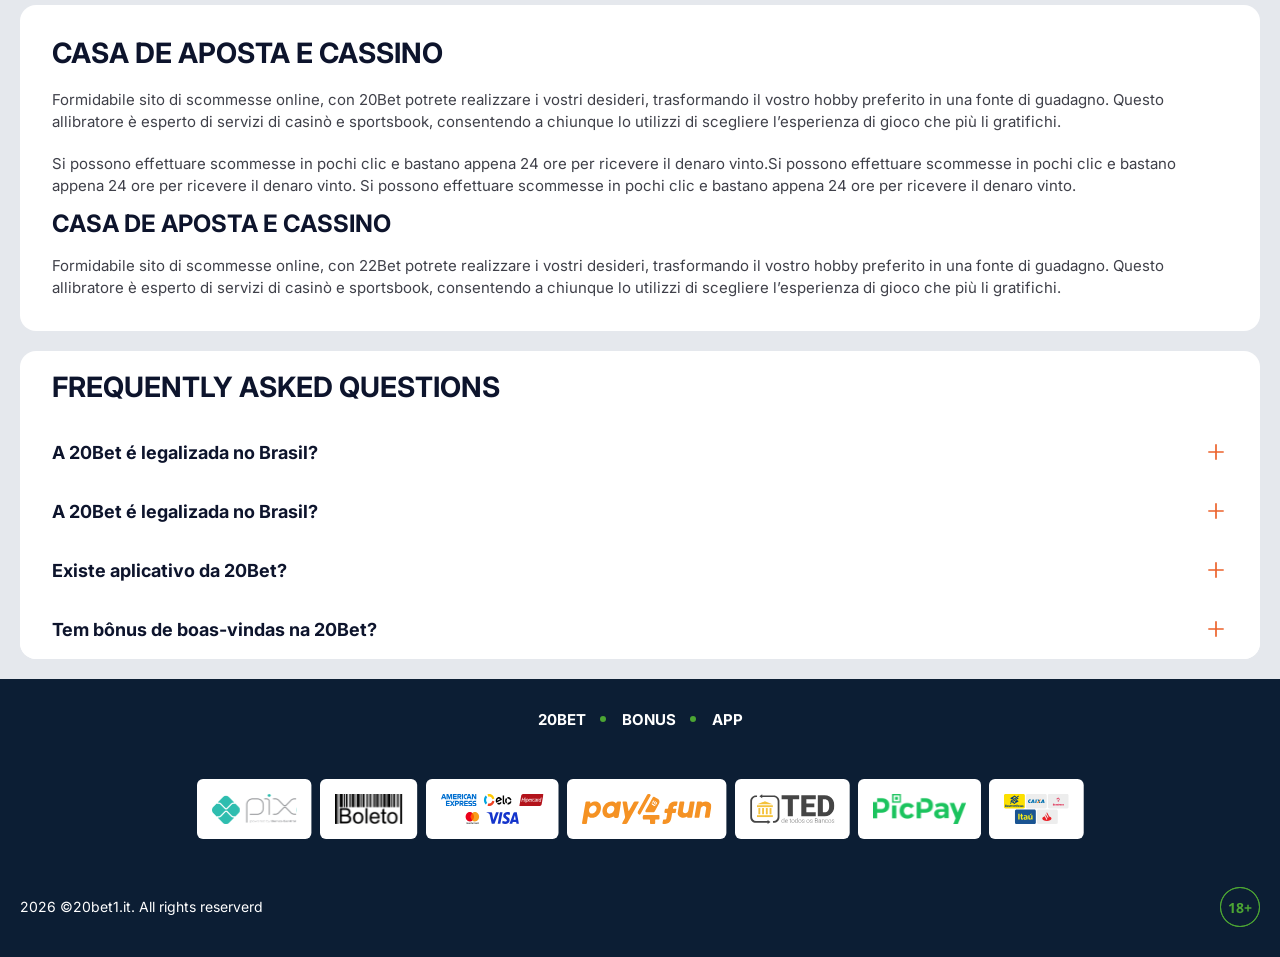
<file: bonus.html>
<!DOCTYPE html>
<html lang="fi">
  <head>
    <meta charset="UTF-8" />
   
    <meta name="viewport" content="width=device-width, initial-scale=1.0" />
    <title>22Bet </title>
    <meta name="description" content />
    <meta property="og:site_name" content />
    <meta property="og:title" content />
    <meta property="og:type" content="website" />
    <meta property="og:url" content />
    <meta property="og:image" content />
    <meta property="og:image:alt" content />
    <meta property="og:locale" content="fi" />
    <meta property="og:description" content />
    <link rel="preconnect" href="https://fonts.googleapis.com" />
    <link rel="preconnect" href="https://fonts.gstatic.com" crossorigin="anonymous" />
    
   <link href="https://fonts.googleapis.com/css2?family=Roboto:wght@100..900&display=swap" rel="stylesheet">
  <link href="https://fonts.googleapis.com/css2?family=Inter:wght@100..900&display=swap" rel="stylesheet">
 
    <link rel="stylesheet" href="./css/reset.css" />
    <link rel="stylesheet" href="./css/main.css" />
    <link rel="stylesheet" href="./css/media.css"/>
    <link rel="icon" href="./images/Group.png" type="image/x-icon"/>
    <script
    src="https://code.jquery.com/jquery-3.6.1.min.js"
    integrity="sha256-o88AwQnZB+VDvE9tvIXrMQaPlFFSUTR+nldQm1LuPXQ="
    crossorigin="anonymous"
  ></script>
  </head>
  <body>
    <header class="header">
      <section class="content header__content">
        <a href="./index.html" class="logo header__logo"
          ><img src="./images/logo.svg" alt="logo" title
        /></a>
        <button class="header__btn-menu" >
          <svg width="16px" height="16px" viewBox="0 0 16 16" xmlns="http://www.w3.org/2000/svg">
              <rect y="0" width="16" height="3" rx="1.5"></rect>
              <rect y="6.5" width="16" height="3" rx="1.5"></rect>
              <rect y="13" width="16" height="3" rx="1.5"></rect>
            </svg>
        </button>
  <a href="#" class="header__flag">
                <span><img src="./images/flag.png" alt="flag" title /></span>
                <span>fi</span>
              </a>
           <nav class="menu header__menu">
       <ul class="header__menu-list">
                
              <li >
                 <a href="./bonus.html" >
                Bonus
              </a>
            
            </li>
              <li>
                <a href="./app.html">
                 App
                </a>
              </li>
              
             
             
            </ul>
            <div class="header__button header__button-menu " >
              <a href="#" class="button  button__login-menu">log in</a>
              <a href="#" class="button button__menu">registration</a>
            </div>
           
          </nav>
         
            <a href="#" class="button button__login">login</a>
            <a href="#" class="button button__singup">sign up</a>
            <!-- <div id="clock" class="header__time">00:00</div> -->
           
      </section>
    </header>
     <main class="main home main-page">
        <section class=" hero hero__page">
           
            <div class="background background-page">
              <img src="./images/bonus/bg-bonus.webp" alt="hero" title />
              
            </div>
            <div class="hero__wrapper hero__wrapper-page">
              <div class="hero__data hero__data-bonus">
                <ul
                class="breadcrumbs "
                
              >
                <li
                  
                >
                  <a href="/" >
                    <span >Home</span></a
                  >
                 
                </li>
                <li
                  
                >
                  <a href="#" > <span >Bonus</span></a>
                 
                </li>
              </ul>
                <h1 class="title general hero__title">
               20Bet Online casino
                </h1>
                 <p class="hero__text">The first thing that catches players' attention is the incredible simplicity of this casino.</p>
               
                <a href="#" class="button  hero__button ">Obter um Bônus</a>
               
              </div>
             
            </div>
          </section>
      <section class="main__wrap main__wrap-page">
       
       <section class="content__wrapper content__wrapper-page">
        <section class="content article">
            <p>
             Lorem ipsum dolor sit 20Bet consectetur adipiscing elit. Quisque faucibus ex sapien vitae pellentesque sem placerat. In id cursus mi pretium tellus duis convallis. Tempus leo eu aenean sed diam urna tempor. Pulvinar vivamus fringilla lacus nec metus bibendum egestas. Iaculis massa nisl malesuada lacinia integer nunc posuere. Ut hendrerit semper vel class aptent taciti sociosqu.
            </p>
            <p>
             Ad litora torquent per conubia nostra inceptos himenaeos.
            </p>
          </section>
           <section class="content bonuses">
            <ul class="bonuses__list">
               <li class="bonuses__item">
                 
                  <div class="bonuses__img">
                     <img src="./images/bonus/banner-bonus1.webp" alt="" title="">
                  </div>
                  <div class="bonuses__desc">
                     <div class="wrap">
                       
                        <h2 class="title high bonuses__title">Bonus Title</h2>
                        <div class="bonuses__text">
                           <p>Lorem ipsum dolor 
sit amet consectetur adipiscing elit. Text Text Text Text Text.</p>
                        </div>
                        
                     </div>
                     <div class="bonuses__buttons">
                       <a href="#" class="button bonuses__button">Get a bonus</a>
                     
                   </div>
                  </div>
                  
               </li>
               <li class="bonuses__item">
                 
                  <div class="bonuses__img">
                     <img src="./images/bonus/banner-bonus2.webp" alt="" title="">
                  </div>
                    <div class="bonuses__desc">
                     <div class="wrap">
                       
                        <h2 class="title high bonuses__title">Bonus Title</h2>
                        <div class="bonuses__text">
                           <p>Lorem ipsum dolor 
sit amet consectetur adipiscing elit. Text Text Text Text Text.</p>
                        </div>
                        
                     </div>
                     <div class="bonuses__buttons">
                       <a href="#" class="button bonuses__button">Get a bonus</a>
                     
                   </div>
                  </div>
               </li>
               <li class="bonuses__item">
                
                  <div class="bonuses__img">
                     <img src="./images/bonus/banner-bonus3.webp" alt="" title="">
                  </div>
                 <div class="bonuses__desc">
                     <div class="wrap">
                       
                        <h2 class="title high bonuses__title">Bonus Title</h2>
                        <div class="bonuses__text">
                           <p>Lorem ipsum dolor 
sit amet consectetur adipiscing elit. Text Text Text Text Text.</p>

                        </div>
                        
                     </div>
                     <div class="bonuses__buttons">
                       <a href="#" class="button bonuses__button">Get a bonus</a>
                     
                   </div>
                  </div>
               </li>
                 <li class="bonuses__item">
                
                  <div class="bonuses__img">
                     <img src="./images/bonus/banner-bonus4.webp" alt="" title="">
                  </div>
                 <div class="bonuses__desc">
                     <div class="wrap">
                       
                        <h2 class="title high bonuses__title">Bonus Title</h2>
                        <div class="bonuses__text">
                           <p>Lorem ipsum dolor 
sit amet consectetur adipiscing elit. Text Text Text Text Text.</p>

                        </div>
                        
                     </div>
                     <div class="bonuses__buttons">
                       <a href="#" class="button bonuses__button">Get a bonus</a>
                     
                   </div>
                  </div>
               </li>
        
            </ul>
         </section>
          <section class="content menu-review__content">
                <div class="menu__review-desk menu__review-content">Table of Contents</div>
                <ul class="menu__review menu__review-list">
                  <li><a href="#">Casa de Aposta e Cassino</a></li>
                    <li><a href="#">Casa de Aposta e Cassino</a></li>
                      <li><a href="#">Casa de Aposta e Cassino</a></li>
                        <li><a href="#">Casa de Aposta e Cassino</a></li>
                          <li><a href="#">Frequently Asked Questions</a></li>
                </ul>
             
          
          </section>
         
         
         <section class="content article">
            <h2 class="title high article__title">20bet online casino</h2>
            
            <p>
             Formidabile sito di scommesse online, con 22Bet potrete realizzare i vostri desideri, trasformando il vostro hobby preferito in una fonte di guadagno. Questo allibratore è esperto di servizi di casinò e sportsbook, consentendo a chiunque lo utilizzi di scegliere l’esperienza di gioco che più li gratifichi.
            </p>
            <p>
             Si possono effettuare scommesse in pochi clic e bastano appena 24 ore per ricevere il denaro vinto.Si possono effettuare scommesse in pochi clic e bastano appena 24 ore per ricevere il denaro vinto. Si possono effettuare scommesse in pochi clic e bastano appena 24 ore per ricevere il denaro vinto.
            </p>
           <ol>
              <li>Si possono effettuare scommesse in pochi clic e bastano appena 24 ore per ricevere il denaro vinto.</li>
              <li>Si possono effettuare scommesse in pochi clic e bastano appena 24 ore per ricevere il denaro vinto.</li>
              <li>Si possono effettuare scommesse in pochi clic e bastano appena 24 ore per ricevere il denaro vinto.</li>
            </ol>
            <p>Si possono effettuare scommesse in pochi clic e bastano appena 24 ore per ricevere il denaro vinto. Si possono effettuare scommesse in pochi clic e bastano appena 24 ore per ricevere il denaro vinto. Si possono effettuare scommesse in pochi clic e bastano appena 24 ore per ricevere il denaro vinto.</p>
          </section>
           <section class="content article">
            <h2 class="title high article__title">Casa de Aposta e Cassino</h2>
            
            <p>
             Formidabile sito di scommesse online, con 20Bet potrete realizzare i vostri desideri, trasformando il vostro hobby preferito in una fonte di guadagno. Questo allibratore è esperto di servizi di casinò e sportsbook, consentendo a chiunque lo utilizzi di scegliere l’esperienza di gioco che più li gratifichi.
            </p>
            <p>
             Si possono effettuare scommesse in pochi clic e bastano appena 24 ore per ricevere il denaro vinto.Si possono effettuare scommesse in pochi clic e bastano appena 24 ore per ricevere il denaro vinto. Si possono effettuare scommesse in pochi clic e bastano appena 24 ore per ricevere il denaro vinto.
            </p>
          
            <h3>Casa de Aposta e Cassino</h3>
            <p>Formidabile sito di scommesse online, con 22Bet potrete realizzare i vostri desideri, trasformando il vostro hobby preferito in una fonte di guadagno. Questo allibratore è esperto di servizi di casinò e sportsbook, consentendo a chiunque lo utilizzi di scegliere l’esperienza di gioco che più li gratifichi.</p>
          </section>
        
           <section class="content faq">
            <h2 class="title high faq__title">Frequently Asked Questions</h2>
            <ul class="faq__list " >
              <li class="faq__item"  >
                <h3 class="title medium faq__subtitle js-button-expander js-button-expander--faq"  >A 20Bet é legalizada no Brasil?
                 </h3>
                <div  class="faq__answer js-expand-content js-expand-content--faq" >
                  <p  >
                    Sim, a casa de apostas tem licença emitida por Curaçao, que é reconhecida no Brasil e a permite atuar por aqui.
                  </p>
                </div>
              </li>
              <li class="faq__item"  >
                <h3 class="title medium faq__subtitle js-button-expander js-button-expander--faq"  >A 20Bet é legalizada no Brasil?</h3>
                <div class="faq__answer js-expand-content js-expand-content--faq" >
                  <p  >
                    Sim, a casa de apostas tem licença emitida por Curaçao, que é reconhecida no Brasil e a permite atuar por aqui.
                  </p>
                </div>
              </li> 
              <li class="faq__item"  >
                <h3 class="title medium faq__subtitle js-button-expander js-button-expander--faq"  >Existe aplicativo da 20Bet?</h3>
                <div class="faq__answer js-expand-content js-expand-content--faq" >
                  <p  >
                   Sim, disponível para sistemas operacionais iOS e Android.
                  </p>
                </div>
              </li> 
              <li class="faq__item"  >
                <h3 class="title medium faq__subtitle js-button-expander js-button-expander--faq"  >Tem bônus de boas-vindas na 20Bet?</h3>
                <div class="faq__answer js-expand-content js-expand-content--faq" >
                  <p  >
                   O pacote especial para novos usuários da 20Bet paga 100% sobre o primeiro depósito, com limite de 600 BRL.
                  </p>
                </div>
              </li> 
             
            </ul>
          </section>
          
        </section> 
        
        <div class=""  onclick="scrollToTop()">
          <button class="main__arrow" id="scrollToTopBtn"></button>
        </div> 
        
      </section>
    </main> 
      <footer class=" footer ">
      <section class="content footer__content">
        <ul class="footer__menu">
        <li><a href="/">20bet</a></li>
         <li><a href="./bonus.html">bonus</a></li>
          <li><a href="./app.html">app</a></li>
      
        </ul>
       
          <ul class="footer__cards-list">
           
            <li>
              <a href="#"
                ><img src="./images/footer-img1.svg" alt="cardpay" title
              /></a>
            </li>
             <li>
              <a href="#"
                ><img src="./images/footer-img2.svg" alt="cardpay" title
              /></a>
            </li>
             <li>
              <a href="#"
                ><img src="./images/footer-img3.svg" alt="cardpay" title
              /></a>
            </li>
             <li>
              <a href="#"
                ><img src="./images/footer-img4.svg" alt="cardpay" title
              /></a>
            </li>
             <li>
              <a href="#"
                ><img src="./images/footer-img5.svg" alt="cardpay" title
              /></a>
            </li>
             <li>
              <a href="#"
                ><img src="./images/footer-img6.svg" alt="cardpay" title
              /></a>
            </li>
             <li>
              <a href="#"
                ><img src="./images/footer-img7.svg" alt="cardpay" title
              /></a>
            </li>
           
          </ul>
       
        <div class="footer__wrapp">
          <div class="footer__text">
           
            <p>2026 &copy;20bet1.it. All rights reserverd 
</p>
           
          </div>
          <div class="footer__age">
            <img src="./images/age.svg" alt="age" title />
          </div>
        </div>
      
      </section>
    </footer>
    
    <script src="./js/sidebar.js" defer></script>
    <script src="./js/expander.js" defer></script>
    <script src="./js/mobile-menu.js" defer></script>
    <!-- <script src="./js/clock.js" defer></script> -->
       <script src="./js/arrowUp.js" defer></script>
  </body>
</html>
</file>
<file: css/main.css>
html{
    -webkit-text-size-adjust: 100%;
    scroll-behavior: smooth;
  }
  
  body {
      display: block;
      position: relative;
      width: 100%;
   background: #E5E8ED;

font-family: 'Inter', sans-serif;
      font-size: 15px;
      font-weight: 400;
      line-height: 22px;
      text-align: left;
      color:#3F4049;
      overflow-x: hidden;
    }
  
    
    .content {
      display: block;
      position: relative;
      width: 100%;
      max-width: 1020px;
      max-width: 100%;
      /* overflow: hidden; */
      border-radius: 16px;
      background: #FFFFFF;
      padding:32px ;
      margin: 0 auto 20px auto;
    }
    
    h1,
    h2,
    h3,
    h4,
    .title {
      display: block;
      position: relative;
      font-size: 42px;
      font-weight: 700;
      line-height: 40px;
      text-align: center;
      color: #ffffff;
    }
    
    h1,
    .title.general {
      text-transform: uppercase;
    }
    
    h2,
    .title.high {
      display: flex;
      align-items: center;
      justify-content:flex-start;
      font-size: 28px;
      line-height: 32px;
      color:#0D142C;
      text-transform: uppercase;
      
    }

    
    h3,
    title.medium {
      font-size: 24px;
      line-height: 22px;
      text-align: left;
      color:#0D142C;
      text-transform: uppercase;
    }
    
    article > *,
    .article > *,
    .desk > * {
      margin-top: 20px;
    }
    
    article > *:first-child,
    .article > *:first-child,
    .desk > *:first-child {
      margin-top: 0 !important;
    }
    
    article > h2,
    .article > h2,
    .desk > h2 {
      margin-top: 32px;
    }
    
    article > h3,
    .article > h3,
    .desk > h3 {
      margin-top: 16px;
    }
    
    .button {
      
      position: relative;
    display: inline-block;
      min-width: 175px;
      height: 42px;
      border-radius: 1000px;
      background: #4CA533;

      overflow: hidden;
      font-size: 14px;
      font-weight: 900;
      line-height:160%;
      text-align: center;
      text-decoration: none;
      text-transform: uppercase;
      color: #ffffff;
      white-space: nowrap;
      cursor: pointer;
      padding: 10px 24px;
      margin: 0 auto;
    
      transition: all 0.5s;
    }
    
    .button:hover {
      background: #EC622B;

    }
    
    
    .header,
    .main ,.footer {
      display: flex;
      position: relative;
      justify-content: space-between;
      align-items: center;
     
      max-width: 1440px;
      max-width: 100%;
      
      margin: 0 auto;
    }
    
    .background{
      display: block;
      position: absolute;
      bottom: 0;left: 0;
      height: 100%;
      width: 100%;
      overflow: hidden;
    }
    
    .background img{
      position: relative;
      width: 100%;height: 100%;object-fit: cover;
      object-position: center top;
      
    }

    .background-page img{
      border-radius: 0;
    }
    
    .images img{
      border-radius: 12px;
      width: 100%;
      height: 100%;
      overflow: hidden;
      display: block;
    }

    .faq {
      overflow-anchor: none;
    }
    
    /* -------------------HEADER---------------- */
    .header {
      position: fixed;
      top: 0;
      left: 0;
      right: 0;
      width: 100%;
      z-index: 100;
      background: #0C1E34;


    }
    
    .header__content {
      position: relative;
      display: flex;
      flex-direction: row;
      align-items: center;
      justify-content: space-between;
      max-width: 1300px;
      max-height: 80px;
      border-radius: 0;
      background: #0C1E34;

      padding: 16px 30px;
      margin: 0 auto;
    }
    
    .logo {
      display: block;
      position: relative;
      flex: 0 0 100px;
      margin-right:24px;
    }
    
    .logo img {
      display: block;
      position: relative;
      width: auto;
      max-height: 48px;
    }
    
    .logo:hover{
      transform: scale(1.1);
    }
    .header__menu {
      display: flex;
      white-space: nowrap;
      max-height: calc(100vh - 70px);
    scrollbar-width: none; 
  -ms-overflow-style: none; 
  
    }
        .header__menu::-webkit-scrollbar {
  display: none; 
}
    
    .header__app {
  display: flex;
  justify-content: center;
  flex: 0 1 auto;

  max-width: 221px;
  max-height: 48px;
  border-radius: 12px;
background: #1A3769;

  font-weight: 700;
  font-size: 16px;
  line-height: 24px;
  text-transform: uppercase;
  color: #ffffff;
  white-space: nowrap;
  padding: 12px 24px;
  margin-right: 24px;
  box-shadow: 0px 4px 18px 0px #0E181140;

  transition: all 0.5s;
}

.header__app:hover {
  background: #194085;
  transform: scale(1.1);
}

.header__app span {
  display: flex;
  align-items: center;
}
.header__app img {
  display: block;

  width: 24px;
}

.header__app span:not(:last-child) {
  margin-right: 8px;
}

    
    
    .header__menu-list {
      display: flex;
      justify-content: center;
      align-items: center;
      white-space: nowrap;
      flex: 1 1 auto;
      
      border-radius: 50px;
     


    }
    .header__menu-list li {
      display: block;
      /* padding:  12px 24px; */
    }
    
    .header__menu-list li a {
      display: inline-flex;
      position: relative;
      align-items: center;
      font-weight: 700;
      font-size: 14px;
      line-height: 160%;
      text-transform: uppercase;
      color:#FFFFFF80;
      transition: all 0.5s;
     padding:   29px 24px 29px 24px;
    }

     .header__menu-list li:nth-child(1) a{
padding:   29px 30px 29px 24px;
     }

    .header__menu-list li:not(:last-child) a::before,  .footer__menu li:not(:last-child) a:before{
      content: "";
      display: block;position: absolute;
      right: 0;top: 50%;
      transform: translateY(-50%);
      width: 6px;height: 6px;
      border-radius: 50%;
      background:  #4CA533;

    }.footer__menu li:not(:last-child) a:before{
      right: 0;
    }
    
    .header__menu-list li:hover a{
    /* text-decoration: underline; */
color: #ffffff;
border-radius: 50px;
      
    }
    
    .menu a{
      display: none;
    }
    
  
    span {
      display: inline-block;
    }
    
    .header__menu-list a img,
    .header__flag img {
      width: 24px;
      height: 24px;
      vertical-align: middle;
    }
    
    /* .header__menu-list a span:last-child {
      margin-left: 16px;
    } */
    
    .header__flag span:first-child {
      flex: 0 1 24px;
      margin-right: 8px;
      
    }

.header__menu-wrap {
    position: absolute;
    padding-top: 80px;
    left: 0;
    top: 0px;
    width: fit-content;
    min-width: 150px;
    height: 0;
    z-index: -1;
    overflow-y: hidden;
}

.header__menu-item:hover .header__menu-wrap {
 
    height: auto;
}
.header__menu-wrap ul{
  display: flex;
  flex-direction: column;
  
  background: #0C1E34;
  box-shadow: 0px 4px 18px 0px #0E181140;

    border-radius: 0 0 6px 6px;
    padding: 8px 0px;
}
.header__menu-wrap ul li{
  padding: 8px 16px;
  transition: all 0.5s;
}

.header__menu-wrap ul li:hover{
  background: none;
  
}
.header__menu-list .header__menu-item  a{
    position: relative;
    padding-right: 56px;
   /* text-decoration: none !important; */
}
.header__menu-list .header__menu-item:hover > a{

color: #ffffff;
}

.header__menu-list li:first-child .header__menu-item {
    padding-left: 0;
}


.header__menu-list > li {
  position: relative;
}


.header__menu-list li .header__menu-wrap ul li a{
  color:#ffffff !important;
    text-decoration: none !important;
 padding: 0;
 width: 100%;
}

.header__menu-list li .header__menu-wrap ul li:hover a{

color:#EC622B !important;
}
.header__menu-list li .header__menu-wrap ul li:hover{
  background: #0000004D;
}

.header__menu-list li .header__menu-wrap ul li a::after{
  display: none;
}


.header__menu-item > a::after{
  content: '';
  display: block;position: absolute;
  width: 12px;height: 12px;
  right: 32px;
  top: 50%;
  transform: translateY(-50%);
  background: url('../images/menu-arrowDown1.svg') no-repeat center center / contain;
  transition: transform 0.5s ease;
}

.header__menu-list li:first-child.active a::after,.header__menu-list li:nth-child(3).active a::after{
transform: translateY(-50%) rotate(180deg);
}

.header__menu-list li:first-child:hover a::after,.header__menu-list li:nth-child(3):hover a::after{
transform: translateY(-50%) rotate(180deg);
 background: url('../images/menu-arrowDown.svg') no-repeat center center / contain;
 
}

.header__menu-list .header__menu-wrap ul a::before{
display: none;
}
li.active .header__menu-wrap{
display: flex;
  gap: 8px;
}
    .header__flag {
      display: flex;font-weight: 700;
    align-items: center;
      margin-left: 0;
      color:#ffffff;
      text-transform: uppercase;
      margin-right: auto;
    }

    .button__login{
        margin-left: auto;
    }

    .button__login{
      line-height: 20px;
        min-width: 92px;
      background: #EC622B;
height: 42px;

        padding: 12px 24px;
        margin: 0 16px 0 auto;
    }
    
 .button__singup{
  height: 42px;
  line-height: 22px;
  min-width: 105px;
  padding: 11px 24px;
 background: #4CA533;

    margin: 0;
 }

 .button__singup:hover{
background: #EC622B;
 }
    .header__time{
        color:#FFFFFF;
        position: relative;
        margin-left: 24px;
    }

   
    .button__login:hover {
  background: #4CA533;

    }
    
    .header__btn-menu{
      display: block;
      flex: 0 1 auto;
      min-width: 0;
      border:1px solid #ffffff; 
      border-radius: 10px;
     background: #0C1D34;

      padding: 12px;
      margin-left: 12px;
      order: 3;
     
      
    }
    
    
    svg {
      position: relative;
      fill: #ffffff;
      line-height: 1;
      vertical-align: 1;
    }
    
     
    
     
    
    
    /* ------------------ MAIN------------- */
    .main.home{
      display: flex;
     
    }
    
    .main__wrap {
      display: flex;
      position: relative;
      flex: 1 1 100%;
      justify-content: center;
      align-items: stretch;
      max-width: 1300px;
      padding: 20px 30px;
      margin: 0 auto;
    }
    
    
    
   
    .menu__review-content::after {
      content: "";
      position: absolute;
      right: 20px;
      top:50%;
      transform: translateY(-50%);
      width: 24px;
      height: 24px;
     background: url('../images/sidebar-arrowDown.svg') no-repeat center center / contain;
      transition:  all 0.5s;
    }

   
    
   
    
    .menu__review-content.active::after {
      transform: translateY(-50%) rotate(180deg);
    }
    
    .menu-review__content{
     overflow: hidden;
      padding: 0;
      margin-bottom: 20px;
   
      
    }
  
    .menu__review-content{
      position: relative;
      padding:20px 60px 20px 32px;
      color: #ffffff;
      font-weight: 700;
      border-radius: 16px;
      text-transform: none;
background: #0C1E34;
cursor: pointer;

    }

    
    .menu__review-content.active{
     
border-radius: 0px ;
     /* border-bottom: 2px solid #47B151; */
    }
    
    .menu__review li a {
     color: #0D142C;
      position: relative;
     display: flex;
    }

    .menu__review li::before{
      content: "";
      display: block;
      position: absolute;
      left: 32px;
      top: 50%;
      transform: translateY(-50%);
      width: 6px;height: 6px;border-radius: 50%;
      background: #EC622B;
    }
  
    .menu__review li:hover a{
     
      
    }

    .menu__review li:hover{
      /* border-left: 2px solid #054146; */
     background: #EDEDED;
    }
    .menu__review li:hover::before{
      background:#4CA533 ;
    }
   
   
     
    .menu__review.active{
      display: block;
     
      border-radius: 0 0 16px 16px;
    }
    .menu__review-list{
      padding: 0;
    }
    .menu__review-list li{
      position: relative;;
      padding: 8px 16px 8px 50px;
    }
    .content__wrapper {
      
    
      flex: 0 1 100% ;
    }

    
  
      
    /* -----------hero ----------- */
    .content__wrapper{
      position: relative;
       
     
    
    }
    
    .hero{
      padding: 0;
      min-height: 391px;
      display: flex;
      background:none;
  
      align-items: center;
      padding: 24px 24px 24px 0;
  }
    
    .hero__wrapper {
     
      display: flex;
      align-items: center;
     
    }
    
  
    .hero__data{
    display: block;
      position: relative;
        max-width: 550px;
      padding: 12px; 
      text-align: left;
    }
    
    .hero__title{
      margin-bottom: 16px;
      text-align: left;
     
    }
  
    .hero__text{
      color:#ffffff;
      font-weight: 400;
      text-transform: none;
      margin-bottom: 32px;
    }
    
    
    .hero__rating {
      display: flex;
      font-weight: 700;
      align-items: center;
      justify-content: flex-start;
      text-transform: uppercase;
      color:#EC622B;
      margin-bottom: 10px;
    }
    
    .hero__rating p{
       text-transform: uppercase;
     margin-right: 10px;
     font-weight: 700;
     margin-bottom: 0;
    color:#EC622B;
     
    }
     .hero__rating span{
      white-space: nowrap;
     }
    .hero__button{
      display: inline-block;
    
      
      
      
      
    }


    
    
   .hero__data .hero__span{
      font-weight: 400;
      font-size: 12px;line-height: 18px;
      color:#ffffff;
    }
    
    
    
 

/* ------------features------ */

  
.features__wrap {
  display: flex;
  gap:20px;
}
.features__list,
.features__table {
 
   flex:0 0  100%;
  border-radius: 6px;
  

}
.features__content{
  display: flex;gap: 20px;
  width: calc(100% / 2 - 10px);
}

.features__banner{
  display: flex;
  justify-content: center;align-items: center;
  position: relative;
  
  border-radius: 12px;
  flex : 0 0 100%;
}

.features__banner img{
  display: block;width: 100%;height: 100%;
  border-radius: 12px;
  object-fit: cover;
}

.banner-logo{
  display: block;
  position: absolute;
  top: 20px;
 left: 20px;
  transition: all 0.5s;
}
.banner-logo:hover{
 opacity: 0.5;
}
.banner-logo img{
  width: 134px;
  height: auto;
}

.features__title{
  margin-bottom: 16px;

}

.features__list li {
  display: flex;
  gap: 8px;
  position: relative;
   padding: 8px 16px ;
}

/* .features__list li + li,
.features__table tr + tr {
  margin-top: 8px;
} */

.features__table tr,.features__list li{
/* background: #FFFFFF;

border-radius: 6px; */
  color:#C6C3C4;
}


.features__table {
border-collapse: separate;
display: flex;
width: 100%;
gap: 20px;
}

.features__table tbody{
  width: 100%;display: grid;
  grid-template-columns: repeat(2,1fr);
  gap: 24px;
  row-gap: 8px;
}

.features__table tr {
  font-weight: 700;
  display: flex;
  flex-direction: row;
  align-items: center;
  text-align: left;
  gap: 10px;
 font-size: 14px;
 color: #0D142C;
border-bottom: 1px solid #0F0F0F1A;
border-radius: 0px;
padding: 12px 16px;
 
}





.features__table tr td:last-child{
  font-weight: 400;
  padding-left: 0;
 

}

.features__table tr td:first-child{
  font-weight: 700;
  text-transform: none;
  color: #0D142C;
  
}

.features__table td {
  width: 100%;
}


/* -------------banner---------------- */

.banner {
  display: flex;
  align-items: center;
  justify-content:flex-start;
  overflow: hidden;
  width: 100%;
  min-height: 420px;
  padding:  20px 20px 20px 80px;
  background: #003439;

    border-radius: 16px;
    margin-bottom: 20px;

  
}

.banner__decor{
  position: absolute;
  right: 177px;top: 0;bottom: 0;
}

.banner__info {
  display: flex;
 
  flex-direction: column;
  align-items: flex-start;
  position: relative;
  
  max-width: 450px;
  text-align: left;
 
  border-radius: 20px;
  padding: 16px;
}

.banner .banner__title-main {
  flex-direction: column;
  align-items:flex-start;
 
  font-weight: 700;
  line-height:120%;
  font-size: 42px;
  width: 100%;
  color: #FFFFFF;
  text-align: left;
  text-transform: uppercase;
  margin-bottom: 16px;
  padding-left: 0;
  padding-right: 0;
  border-left: none;
}

.banner .banner__title::after,.banner .banner__title-main::before, .banner .banner__title-main::after {
  display: none;
  
}

.banner__subtitle{
  position: relative;
  color: #FFFFFF;
  font-size: 18px;
  line-height: 22px;
  font-weight: 400;
  text-align: left;
  text-transform: none;
  
  margin-bottom: 32px;
  
}



.banner__button {
  min-width: 200px;
  margin-left: 0;

}



   
        /* ----------------review------------- */
    
      
        .article {
          display: flex;
          flex-direction: column;
        }
        .article ul li{
          position: relative;
          padding-left: 25px;
          
        }
    
        .article ul li + li,.article ol li + li{
          margin-top: 8px;
        }
    
        .article ul li::before{
          content:'';
          position: absolute;
          left: 0;
          top:50%;
        transform: translateY(-50%) rotate(45deg);
  width: 10px;
  height: 10px;
          
          background:#4CA533;
        }

        .article-page ul li::before{

          background:#054146;
        }

       

       
    
    
        .article  .button{
          margin: 20px auto 0 auto;
          background:#EC622B ;
min-width: 200px;
        }

        .article__background .article__button:hover{
          background: #2E9344;

        }
  
    

        .article a:not(.button){
            color:#4CA533; 
            text-decoration: underline;
        }
         .article a:not(.button):hover{
          color: #EC622B;
         }

        /* для нумерованного списка */

.article ol {
  counter-reset: ol;
  position: relative;
  
}

.article ol li {
  counter-increment: ol; 
  position: relative; 
  padding-left: 35px;}

.article ol li::before {
  content: counter(ol, decimal-leading-zero) " / "; 
  display: inline-block;
  position: absolute;
  font: inherit;
  font-weight: 700;
 
  left: 0;
  color : #4CA533;

}
/*  */
    
        /* ------------sidebar-right----------- */
    
        .menu__casino{
          display: flex;
          flex-wrap: wrap;
          gap:8px;
          align-items: center;
          padding: 8px;
        }
    
        .menu__casino li a{
          border-radius: 10px;
          overflow: hidden;
        }
  
        .menu__casino li a img{
          display: block;
          border-radius: 12px;
        }
    
    
        .main__sidebar-right{
          margin-bottom: 0;
        }
      /* --------------rating------------------- */
      .ratings__list {
  display: flex;

  flex-wrap: wrap;
  gap: 20px;
  display: grid;
  grid-template-columns: repeat(6,1fr);
}

.ratings__list li {
  position: relative;
  display: flex;
  justify-content: center;
  flex-direction: column;
  width: 100%;

  color: #ffffff;
}

.ratings__content {
  display: flex;
  flex-direction: column;
  gap: 4px;
  margin-bottom: 16px;
  margin-top: 16px;
}

.ratings__info {
  display: flex;
  flex-direction: column-reverse;
  justify-content: center;
  align-items: center;
  font-size: 15px;
  line-height: 22px;
  font-weight: 400;
 background: #ECF5F8;

  border-radius: 6px;
  color: #185A61;
  text-transform: uppercase;
  gap: 8px;
  padding: 16px 20px ;
}

.ratings__list p {
  font-size: 15px;
  line-height: 22px;
  font-weight: 700;
  text-transform: uppercase;
 text-align: center;
  color: #185A61;
}

.ratings__img {
  display: flex;
  gap: 4px;
}

.ratings__img img {
  width: 32px;
  height: 32px;
}




.ratings__data span:first-child {
  font-weight: 700;
}

    /* ----------faq----------------------- */
    .faq{
      padding: 0;
      overflow: hidden;
    }
    .faq__subtitle {
      position: relative;
      font-weight: 700;
      font-size: 18px;
      line-height: 150%;
      text-align: left;
      color: #0D142C;
background: #ffffff;

      border-radius: 0px;
      text-transform: none;
      cursor: pointer;
      padding: 16px 56px 16px 32px;
    }
    
    
  
    .faq__title{
      margin-bottom: 0px;
      padding: 20px 32px 20px 32px;
    }
    
    .faq__subtitle::after {
      content: "";
      display: block;
      position: absolute;
      top: 50%;
      transform: translateY(-50%);
      right: 32px;
      width: 24px;
      height: 24px;
      background: url('../images/faq-plus.svg') no-repeat center center / contain;
      transition: transform 0.3s ease-in-out;
    }
    
    .faq__subtitle.active::after {
     background: url('../images/faq-minus.svg') no-repeat center center / contain;
      transform: translateY(-50%) rotate(180deg); 
    }
    
    .faq__item{
      position: relative;
   
      
    }
    
    
    .faq__subtitle.active {
background: #DADADA;

border-radius:  0;
  color: #4CA533;
border-bottom: none;
 padding-bottom: 8px;

    }
    
    .faq__answer {
      position: relative;
background: #DADADA;

  color: #0D142C;
      border-top: none;
     border-radius:0 ;
      padding:0 20px  12px 32px;
      
    }
    
    .js-expand-content {
      display: none;
      overflow: hidden;
    }
    
    .js-expand-content.expanded {
      height: 100%;
    }
    
    
    /* ---------main__arrow------ */
    .main__arrow {
      display: block;
      position: fixed;
      width: 40px;
      height: 40px;
      right: 20px;
      bottom: 80px;
      
    overflow: hidden;
    border-radius: 6px;
      background: url('../images/ArrowUp.svg') no-repeat center center / contain;
      z-index: 100;
  
      
  }

  .content:last-child{
    margin-bottom: 0;
  }
    
    /* ------------footer----------------- */
    .footer{
       display: flex;
      position: relative;
     
      background: #0C1E34;
       
      
    }
    
    .footer__content{
      display: flex
;
    flex-direction: column;
    align-items: center;
      gap:32px;
      max-width: 1280px;
      padding: 30px 20px;
      /* padding: 30px 10px 10px 30px; */
      background: transparent;
      margin-bottom: 0;
      
    }
    .footer__menu{
      display: flex;
      justify-content:center;
      gap: 16px;
      flex-wrap: wrap;
    }
    
   

    .footer__menu li a{
      font-weight: 700;text-transform: uppercase;
        position: relative;
        color:#ffffff;
        transition: all 0.5s;
    
    }
    .footer__menu li:not(:last-child) a{
      padding-right: 20px;
    }
  

    .footer__menu li:hover a{
color: #5AB060;
    }
    .footer__info{
        position: relative;
    }

    
    .footer__info a{
     
      color: inherit;
    
    } 
    
    .footer__cards-list {
      display: flex;
      flex-wrap: wrap;
      align-content: center;
      justify-content: center;
      align-items: center;
      gap:8px;
      padding-top: 16px;padding-bottom: 16px;
    
    }
    
    
    
    .footer__cards-list li img {
      width: 100%;
      
      height: auto;
      display: block;
    }

    .footer__cards-list li{
      transition:  all 0.5s;
    }
    .footer__cards-list li:hover{
      transform: scale(1.1);
    }
    
    .footer__text{
      text-align: center;
     
      
    }
    
    .footer__text p{
      color: #ffffff;
      font-size: 14px;
      font-weight: 400;
      line-height: 22px;
    }
    
    .footer__text p + p {
      margin-top: 8px;
    }
    
    .footer__wrapp{
      display: flex;
      width: 100%;
      flex-direction: row;
      justify-content: space-between;
      align-items: center;
      gap: 20px;
    }
    
    
    
    .footer__age img{
      display: block;
     max-width: 40px;
     max-height: 40px;
    }
    
    .footer__information{
      display: flex;
      justify-content: center;
    }
    
    .footer__information li + li{
      margin-left: 24px;
    }

    .footer__copy{
color: #0B3338;
font-size: 14px;
line-height: 16.41px;
text-align: center;
    }
    
/* --------------bonus page------------- */


    .breadcrumbs {
      display: flex;
      text-align: center;
      justify-content: flex-start;
      margin-bottom: 10px;
      flex-wrap: wrap;
      gap: 5px;
      white-space: nowrap;
    }
    
    .breadcrumbs li:not(:last-child) a {
      padding-left: 0;
    }

    .breadcrumbs > li:first-child {
    position: relative;
    padding-right: 0px;
}
    
    .breadcrumbs li a {
      font-weight: 400;
      color: #ffffff;
      padding: 0px 31px 0px 0;
      text-transform: uppercase;
      opacity: 0.5;
    }
    
    .breadcrumbs li:first-child a:hover {
      color: #4CA533;
      opacity: 1;
    }
    
    .breadcrumbs li:last-child a {
      font-weight: 700;
      cursor: default;
      opacity: 1;
      padding-left: 20px;
      padding-right: 20px;
    }
    
    .breadcrumbs > li:not(:last-child):after {
      content: " ";
      position: absolute;
     width: 6px;height: 6px;border-radius: 50%;
     top: 50%;
     transform: translateY(-50%);
     background:#EC622B;
     right: 0;
    }
    
    .main-page.home{
   
      padding-top: 80px;
      display: block;
    }
    
    .main__wrap-page{
      justify-content: flex-start
    }
    
    .home .hero__page{
     
      position: relative;
        width: 100vw;
        display: flex
    ;
        justify-content: flex-start;
        align-items: center;
        text-align: center;
        background: linear-gradient(to right, rgba(23, 25, 35, 0.8) 100%, rgba(23, 25, 35, 0.6) 40%, rgba(23, 25, 35, 0.2) 70%, rgba(23, 25, 35, 0.8) 80%);
        padding-top: 24px;
        padding-bottom: 24px;
        padding-left: calc(50% - 620px);
        padding-right: calc(50% - 600px);
       
    }

    .hero__data-page{
      max-width: 600px;
      padding: 32px;
    }
    
    .hero__data .hero__text-page{
      font-size: 15px;
      text-transform: none;
      margin-bottom: 32px;

    }

    
    
    .content__wrapper-page{
      top:0;
    }
    
    .content.bonuses {
      padding: 0;
      background: none;
    }
    
    .bonuses__list {
  
      gap: 20px;
      display: grid;
      grid-template-columns: repeat(4, 1fr);}

            
    
    .bonuses__item {
    background:
linear-gradient(0deg, rgba(12, 30, 52, 0) 50%, #2B2FA3 100%), linear-gradient(0deg,  #0C1E34,  #0C1E34);

      border-radius: 16px;
      padding: 0;
      overflow: hidden;
    }
    
    .bonuses__item > * {
      position: relative;
    }
    
    .bonuses__item + .bonuses__item {
      margin-top: 0;
    }
    
    .bonuses__item:before {
      display: none;
    }
    
    
    .bonuses__img img {
      display: block;
      width: 100%;
    }
    
    .bonuses__desc {
     
      padding:  24px;
    }
    
    .bonuses__desc .wrap {
    
      color: #ffffff;
     
      text-align: center;
    }
    
    .bonuses__icon {
      background-color: #fff;
      width: 80px;
      height: 80px;
      border-radius: 50%;
      position: absolute;
      top: -40px;
      left: 0;
      right: 0;
      margin: auto;
     
      display: flex;
      
      align-items: center;
      
      justify-content: center;
    }
    
    .title.bonuses__title {
      flex-direction: column;
      color: #ffffff;
      font-size: 24px;
      line-height: 22px;
      border: none;
      
      padding-left: 0;
      position: relative;
    }
  
    
    .bonuses__text {
      margin-top: 16px;
      color: #ffffff;
    }
   
    
    .bonuses__text p {
      margin-top: 0;
      color:#ffffff;
    }
     .bonuses__text  > * + * {
      margin-top: 16px;
    }
    
    .bonuses__buttons {
     
      display: flex;
     
      justify-content: center;
     flex-wrap: wrap;
      gap: 8px;
      margin-top: 24px;
    }
    
    .bonuses__button {
      
      height: 42px;
      width: max-content;
      /* max-width: 268px; */
      min-width: 100%;
      font-size: 14px;
      line-height: 160%;
      font-weight: 900;
      padding: 10px 24px;
      /* width: calc(50% - 8px); */
      margin: 0;
    }
    
    .bonuses__button:first-child {
    background: #EC622B;

     
    }
    
    .bonuses__button:first-child:hover {
   background: #4CA533;



    }
    
 
    
    .hero__button-page{
      display: block;
    margin-top: 0;
    margin-left: 0;
    width: 185px;
    margin-right: auto;

    }

    .hero__button-page:hover{
      background:#2E9344;
    }
   
    

    /* --------------------app-page------------- */

    .hero__page-app{
      /* min-height: 650px; */
      height: auto;
    }

    .hero__img{
      
      z-index: 1;
      position: relative;
      
    }

    .hero__images-decor{
      position: absolute;
      bottom:-40px;right: 0;
     
      
    }
    .banner__app {
      display: flex;
      align-items: center;
      justify-content: center;
      min-height: 200px;
      border-radius: 16px;
      padding: 30px;
    }
    .banner__logo {
      max-width: 243px;
      flex: 0 0 243px;
      margin-right: 106px;
      margin-left: 106px;
      z-index: 3;
    }
    
    .banner__logo img {
      max-height: 91px;
    }
    
    .banner__content-app {
      display: flex;
      
      flex-direction: row;
      align-items: center;
    
      justify-content: flex-start;
      gap:16px;
     
      

    }
    .banner__btn {
      display: flex;
      flex-direction: row ;
      position: relative;
      min-width: 200px;
      height: 62px;
      font-size: 15px;
      font-weight: 700;
      align-items: center;
      line-height:18px;
      text-align: center;
      text-decoration: none;
      justify-content: flex-start;
      border-radius: 50px;
      background: transparent;
      color: #ffffff;
   background:  #FFFFFF1A;

gap: 8px;
      text-transform: uppercase;
        cursor: pointer;
        text-align: left;
      padding:  16px 38px;
      padding: 13px 24px;
      /* margin: 0 auto; */
      transition: all 0.3s ease;
      overflow: hidden;
      z-index: 3;
      
    }
    
    .banner__btn:hover {
     background: #5AB060;

      border:none;

    }
    
   
 
    
    .button__wrap-app {
      display: flex;
      flex-direction: column;
      gap: 16px;
      z-index: 3;
      ;
    }
    
    
    .banner__btn-app img,
    .banner__btn-android img {
     
      width: 24px;
      height: 24px;
      
    }
    
  

    .hero__list{
      position: relative;
      display: flex;
      justify-content: center;
      flex-wrap: wrap;
      flex-direction: row;
      gap:20px;
      margin-bottom: 32px;
    }

    .hero__list li{
      display: flex;
      flex-direction: column;
      position: relative;
      justify-content: center;
      color:#ffffff;
      align-items: center;
      flex: 0 0 112px;
      gap: 8px;
      text-align: center;
      
    }

      .hero__list li img{
        width: 40px;height: 40px;
      }
    /* -------------casino-page------------- */
    .casino__hover-link {
  color: #4da533;
  font-weight: 700;
}
.casino__item h3 {
  display: flex;align-items: center;
  font-weight: 700;
  justify-content: center;
  color: #1a2930;
  padding: 16px;
  text-align: center;
  text-decoration: none;
  text-transform: capitalize;
}

.casino__hover p {
  color: #ffffff;
  font-weight: 700;
}

.casino__buttons {
  min-width: 107px;
  height: 38px;
  line-height: 22px;
  padding: 9px 14px;
 background: #EC622B;

  
}

.casino__buttons:hover{
background: #4CA533;
}
.casino__hover {
  display: flex;
  flex-direction: column;
  justify-content: center;
  align-items: center;
 background: #000000CC;
  border-radius: 6px;
  border-bottom-right-radius: 0;
  border-bottom-left-radius: 0;
  position: absolute;
  left: 0;
  top: 0;
  width: 100%;
  height: 100%;
  opacity: 0;
  transform: translateY(100%);
  transition: transform 250ms cubic-bezier(0.4, 0, 0.2, 1),
    -webkit-transform 250ms cubic-bezier(0.4, 0, 0.2, 1);
    padding: 0;
    gap: 16px;
}


.casino__hover-casino{
justify-content: center;
padding: 24px;
}
.casino__item {
  position: relative;
  border-radius: 6px;
 
  box-shadow: 0px 4px 10px 0px #00000040;
  width: 100%;

  overflow: hidden;
}

.casino__item:hover .casino__hover {
  transform: translateY(0);
  opacity: 1;
  z-index: 1;
}

.casino__item:hover{

}
.casino__img {
  display: block;
  width: 220px;
  height: 220px;
  width: 100%;
  height: auto;
}

.casino__list {
  display: flex;
  flex-wrap: wrap;
  gap: 20px;
 
  display: grid;
  grid-template-columns: auto auto auto auto auto auto ;
}

.casino__wrapper {
  position: relative;
  overflow: hidden;
}

.casino__hover h3{
color: #ffffff;
text-decoration: none;
text-transform: uppercase;
font-size: 15px;
line-height: 22px;
padding: 0;
}
.casino-box{
  display: flex;flex-direction: column;
  align-items: center;
  gap: 12px;
}

.casino__hover-links{
  color: #FDFDFD;
  text-transform: uppercase
  ;
  
}

.casino{
  background: transparent;
  padding: 0;
}
/*  */
.casino__hover .live__subtitle{
  font-size: 24px;
  line-height: 32px;
}
</file>
<file: css/media.css>
@media screen and (max-width: 480px) {
    .content {
      
      margin-left: 0;
      margin-right: 0;
    }}
  
    /* ----------------header------------------- */
    @media screen and (max-width: 1568px){

     
      .background img{
        object-position: 10%;
      }
       .hero .background img,  .banner .background img{
        object-position: 80%;
      }
.ratings__info {
  padding: 16px;
}}
    @media screen and (max-width: 1560px){
      .table tr td:nth-child(1) {
        flex: 0 0 200px;
    }
    } 


    @media screen and (max-width: 1524px){
      .ratings__list{
        grid-template-columns: repeat(4, 1fr);
      }
    } 

   @media screen and (max-width: 1340px){
  

   .home .hero__page-app{
    padding-left: 20px;
   }
  
   .header__wrap-nav{
     margin-right: auto;
   }
  
     

      .banner__background-page img{
        object-position: 49%;
      }

      .hero__data {
        padding: 20px;
      }
  } 
  
     @media screen and (max-width: 1310px) {
  
   

  .home .hero__page {
        padding-left: 20px;
        padding-right: 20px;
    }

  

    .hero__text{
      text-shadow: 2px 2px 4px rgba(0, 0, 0, 0.7);
      text-shadow: 3px 3px 6px rgba(0, 0, 0, 0.9);
      text-shadow: 2px 2px 4px black;
    }

    .banner__decor {
    right: 0;
    }

  } 
   @media screen and (max-width: 1281px) {
  
   
  
      .header__btn-menu.active {
     background: #0C1D34;

      }

          .banner .background img {
        object-position: 40%;
    }
    }
    
 @media screen and (max-width: 1205px) {
  
   
  .hero .background img{
        object-position: 90%;
      }
          .hero__data {
        background: rgba(0, 0, 0, 0.5);
        border-radius: 6px;
        backdrop-filter: blur(2px);
    }
.banner__btn {
  border:1px solid #ffffff;
}

.hero .background-pageWelcome img{
  object-position: 65%;
}
    }
    @media screen and (min-width: 1194px) {
      .header__btn-menu {
        display: none;
       
      }

    
    }
  
    @media screen and (max-width: 1194px) {
      .header__btn-menu svg {
        display: block;
        margin: 0;
      }
      .header__menu-list .header__menu-item {
        display: block;
      }

  

       .header__menu-wrapper {
        display: none;
    }

   
.header__menu-list li a {
  padding: 5px ;
  width: 100%;
  justify-content: center;
  color: #ffffff;
}

.header__menu-list li:nth-child(1) a {
  padding: 5px;
}
.header__menu-list li {width: 100%;}
    .header__menu-wrap {
        position: static;
        height: auto;
        box-shadow: none;
        background: none;
        padding: 0;
        width: 100%;
        min-width: 100%;
        overflow: visible;
    }
    .header__menu-list .header__menu-item a {
      padding: 0;
    }

    .header__menu-list li:not(:last-child) a::before{
display: none;
    }
    .header__menu-item > a::after {
      display: none;
    }
   
    }
    
    @media screen and (max-width: 1194px) {
      .header__btn-menu svg rect {
        transform-origin: 50% 50%;
        transition: all 0.5s;
      }


    }
    
    @media screen and (max-width: 1194px) {
      .header__btn-menu.active svg rect:nth-child(1) {
        x: -2px;
        y: 6px;
        width: 20px;
        transform: rotate(225deg);
      }
    
      .header__btn-menu.active svg rect:nth-child(3) {
        opacity: 0;
      }
    
      .header__btn-menu.active svg rect:nth-child(2) {
        x: -2px;
        y: 6px;
        width: 20px;
        transform: rotate(135deg);
      }
    }
    
   
 @media screen and (max-width: 1194px) {
      .header__menu {
        
        position: fixed; 
        top: 70px; 
        left: 0;
        width: 100%; 
        height: 0;
        overflow: hidden; 
       background: #0C1D34;

        text-align: center;
        z-index: 100; 
        transition: height 0.5s ease, opacity 0.5s ease;
        opacity: 0; 
        padding:20px 50px;
        overflow-y: auto;
        display: block;
        
      }
    
      .header__menu.active {
        display: block; 
        height: 100vh; 
        opacity: 1;
        
      }
    
      
    
      .header {
        z-index: 101; 
      }

      .header__app {
        margin-right: auto;
      }
    }
    
    @media screen and (max-width: 1194px) {
      .header__menu ul {
          display: flex;
          flex-direction: column;
          justify-content: center;
          text-align: center;
          /* margin-bottom: 16px; */
          /* gap: 5px; */
          background: none;
          box-shadow: none;
        padding: 0;
        
      }
  
      .header__menu ul li{
        font-size: 15px;
        white-space: nowrap;
        padding: 0px;
        
      }
      .header__menu-list li:hover{
        background: none;
       
      }

      .header__menu-list li .header__menu-wrap > ul li a:hover {
    color: #ffffff!important;
    text-decoration: underline !important;
}

 .header__menu-list li .header__menu-wrap ul li:hover{
  background: none;
 }

       .header__menu-list li:hover a{
text-decoration: underline;
color: #ffffff;
       }
  
      .header__menu ul li + li{
        margin-top: 5px;
      }
  
      .menu ul li:not(:last-child) {
        margin-right: 0;
        
      }

          .header__menu-list .header__menu-item > a:hover

 {
  
        text-decoration: underline !important;
    }
    .header__menu-list .header__menu-item:hover > a{
  color: white;
 
}
.header__menu-list  > .header__menu-item:hover a {
   text-decoration: none !important;
}

.header__menu-list li .header__menu-wrap ul li a:hover,.header__menu-list  > .header__menu-item a:hover {
      
        text-decoration: underline !important;
    }

     .header__menu-list li .header__menu-wrap ul li a

 {
  padding: 5px;
 }
  .header__menu-list .header__menu-item > a {
  width: 100%;
  padding: 5px;
  } 
    }
  @media screen and (max-width: 1188px) {
    .rating__table tr + tr {
      margin-top: 0;
    }
  
    .banner .banner__title-main {
      width: 100%;
    }

    .casino__list {
          grid-template-columns: auto auto auto;
    }

    .casino__buttons {
      min-width: 150px;
      height: 48px;
      padding: 13px 24px;
    }
  }

@media screen and (max-width: 1140px) {
  

  .hero__data ,.banner__info {
        background: rgba(0, 0, 0, 0.5);
        border-radius: 6px;
        backdrop-filter: blur(2px);
    }

    .banner .background img{
      object-position: 80%;    }
  }
  @media screen and (max-width: 1070px) {
  
.banner__info {
  
  width: 100%;
}
    
.banner{
  padding: 20px;
}
    .background img {
      object-position: 50%;
    }

   

    .background-page img {
      object-position: 10%;
    }

       .banner .banner__background img {
        object-position: 90%;
    }
       .background-slots img{
        object-position: 85%;
      }

    .features__table tbody {
          grid-template-columns: repeat(1, 1fr);}


  }
  @media screen and (max-width: 950px) {
    .hero__data-bonus{
      background: rgba(0,0,0,0.5);
      border-radius: 6px;
    }
    

    .home .hero__page{padding-left: 20px;}
    .banner__info {
      background: rgba(0,0,0,0.5);
      border-radius: 6px;
      backdrop-filter: blur(2px);
    }

     .casino__list {
          grid-template-columns: auto auto auto  ;
    }
 
    .features__content {
    flex-direction: column;
  width: 100%;}

  }

 

  @media screen and (max-width: 829px) {
    .hero__data ,.banner__info {
      background: rgba(0,0,0,0.5);
      border-radius: 6px;
    }

    .hero{
      padding-left: 20px;
    }

    .features__wrap ,.features__table {
      flex-direction: column;
      gap: 4px;
      
    }
    .features__list, .features__table {
      width: 100%;
    }
  



  }


  

  @media screen and (max-width: 774px) {
    .button__login {
      display: none;
    }

   .header__button-menu > .button__login-menu{
        display: inline-block;
            min-width: 106px;
    background: #EC622B;
   
        margin: 0;
        line-height: 20px;
    } 
  
    .button__login-menu:hover{
      background: #4CA533;
    }
  
      .menu .button__singup{
         display: none;
      }
  
      
       .header__button {
        display: block;
        margin-top: 20px;
      }

      .background-slots img{
        object-position: 65%;
      }

      
        .table tr td:nth-child(1) {
            flex: 0 0 160px;
        }
  
    }
  
    @media screen and (max-width: 711px) {
    .button__login{
      display: none;
      
  } 
  .sport-menu__list li a{
    padding: 13px;
  }
  .sport-menu__list {
    gap:16px;
  }
 }


  
  @media screen and (max-width: 664px) {
      
      .header__content{
          padding: 15px;
      }

      .main-page.home {
    padding-top: 78px;
  }
      .menu .button__singup{
          display: inline-block;
          margin: 0;
          margin-left: 10px;
       }
      
      .header__menu .header__button-menu{
        display: flex;
            flex-direction: column;
            
            justify-content: center;
            align-items: center;
            margin-top: 20px;
      }
  
      .header__menu .button__menu {
        display: inline-block;
        margin-top: 20px;
      
            min-width: 106px;
         background: #4CA533;
      }

      .header__menu .button__menu:hover{
          background: #EC622B;
      }
      .button__singup{display: none;}
     

  }

 

  @media screen and (max-width: 616px) {

    

    .sport-menu{
      flex-direction: column;
      align-items: center;
    }
    .sport-menu__list{
      justify-content: center;
    }

    .sport-menu__wrap {
      width: max-content;
    }
  }

    @media screen and (max-width: 576px) {
      

      .banner__info{
        width: 100%;
        min-width: 0;
      }
    }  


    @media screen and (max-width: 535px) {
      .rating__table img + img {
        margin-left: 2px;
    }

   
    }

    @media screen and (max-width: 509px) {
      .banner__info {
        text-align: center;
       align-items: center;
      }

      .banner .banner__title-main{
        font-size: 28px;
        text-align: center;
        align-items: center;
      }

      .banner__subtitle  {
        text-align: center;
      }

      .banner__button {
        margin-left: auto;
      }

      .table tr td:nth-child(1) {
        font-size: 14px;font-weight: 500;
      }
    }

 
  @media screen and (max-width: 468px) {
      
     
      .header__flag{
        margin-right: 0;
      }

      .hero__data,.hero__title{
        text-align: center;
      }

      .hero__rating{
        justify-content: center;
      }

    
  }

  @media screen and (max-width: 447px) {
    
   
  .table tr td:nth-child(1) {
    font-weight: 700;
  }
  .main__wrap {
    padding: 20px 10px 10px 10px;}
  }

  @media screen and (max-width: 447px) {
    .table tr td:nth-child(1) {
       flex: 0 0 150px;
    }
    .rating__table tr {
      padding: 16px 10px;
  }
  
  }
  
  @media screen and (max-width: 1440px) {
      .sidebar-left{
          display: none;
      }
  
      .header__content {padding-left: 20px;
      padding-right: 20px;}
      
     
     
  
  } 
  
  @media screen and (max-width: 1440px) {
    .menu-review__content{
      display: block;
      padding: 0;
    
     }
  
     
     .menu-review-desk{
       padding: 16px;
     } 
     
    
    .menu-review__content > .menu-review__list.active {
      display: block ;
    }
  }
  
  /* -----------------main--------- */
  
  @media screen and (max-width: 1440px) {
  
    .main__wrap{
      
      padding: 20px;
    }
  
      .content__wrapper  {
          
          flex: 1 1 100%;
          margin: auto 20px 0 0
         
      }
  
       .content__wrapper .content{
        max-width: 100%;
          margin-left: 0;
          margin-right: 0;
         } 
  }
  
  @media screen and (max-width:1100px) {
      
  
      .content__wrapper {
          flex: 1 1 100%;
          margin-right: 0;
          max-width: 100%;
         } 
  }
  
  
  @media screen and (max-width:560px) {
    .main.home{
      display: block;
    }
  }
  
  
  
  /* -----------features---------------- */
  
  @media screen and (max-width:1189px) {
     
    .ratings__list {
        grid-template-columns: repeat(3, 1fr);
    }
        
        .features__table td:last-child {
         
          white-space: normal;
        }
  
        table tr{
          padding: 10px;
        }
  
        

        .background-page-casino img,.background-page-live img{
          object-position: 50%;
        }
  
  }
  
  @media screen and (max-width:1100px) {
      .sidebar-right{
          display: none;
      }
      .bonuses__list {
   
    grid-template-columns: repeat(2, 1fr);
}
  }

  @media screen and (max-width:859px) {
    .features__content {
      flex-direction: column;
    }

  
    .features__wrapp {
      width: 100%;height: 450px;
    }

    .content__wrapp {
      width: 100%;
    }

  

  .rating__table img{
    width: 28px;
  }
  .header__app  span:nth-child(3n) {
          display: none;
      }
  }

  
  @media screen and (max-width:750px) {
    
    .ratings__list li {
        width: 100%;
    }
  
    
  
    .ratings__button{
      margin-left: auto;
    }
  
    .hero__title{
      font-size: 28px;
    }
  
    .rating__table img + img {
      margin-left: 4px;
  }
  
    .review__title, .ratings__title, .faq__title{
      font-size: 28px;
    }
  }

  @media screen and (max-width:713px) {
  

    .ratings__list {
        grid-template-columns: repeat(2, 1fr);
    }

    .hero{
      padding: 20px;
    }

    .hero__data{
      background: rgba(0,0,0,0.5);
      padding: 20px;
      backdrop-filter: blur(5px);
      border-radius: 10px;
    }

        .background img {
        object-position: 55%;
    }
      .background-page img {
        object-position: 75%;
    }

        .banner .background img {
        object-position: 70%;
    }
        .banner .banner__background img {
        object-position: 85%;
    }

     .background-slots img{
        object-position: 75%;
      }

  }

  @media screen and (max-width: 687px) {
    
    .rating__table tr {
      flex-direction: column;
      justify-content: center;
      gap:12px;
      padding: 16px;
    }

    .table tr td:nth-child(1) {
      flex: 0 ;
      justify-content: center;
  }
  .table tr td:nth-child(3) {
    margin-left: 0;
    flex: 0;
  }
  .rating__table img + img {
    margin-left: 8px;
}
.hero .background-pageApp img{
object-position: 70%;
}
   
  }

  @media screen and (max-width:650px) {
    table{
      flex-direction: column;
    }
   .hero .background-page img {
        object-position: 85%;
    }
   
  }
  
  @media screen and (max-width:600px) {
    .review__title, .ratings__title, .faq__title{
      font-size: 24px;
      line-height: 32px;
      white-space: wrap;
    }
    .hero__title{
      font-size: 24px;
    }
    
  
   
  }

  @media screen and (max-width:576px) {
    .button__wrap-app{
      flex-direction: column;
    }

        .background img {
        object-position: 60%;
    }
    .background-page img {
        object-position: 70%;
    }

     .features__table tbody {
      grid-template-columns: repeat(1, 1fr);
    }

.background-slots img{
  object-position: 70%;
}
     
   

        .banner__background img {
        object-position: 69%;
    }
        .hero .background img {
        object-position: 85%;
    }
    .hero .background-pageWelcome img {
        object-position: 65%;
    }
    .hero .background-page img {
        object-position: 90%;
    }
    .hero .background-pageApp img{
object-position: 70%;
}
  }

  

  @media screen and (max-width:536px) {
    

    .features__wrapp {
      height: 350px;
    }
    .ratings__list {
        grid-template-columns: repeat(1, 1fr);
    }

        .banner .background img {
        object-position: 60%;
    }
  }

  

  @media screen and (max-width:480px) {
    .hero__wrapper{
      position: relative;
      max-width: 100%;
      align-items: center;
      flex-direction: column;
      justify-content: center;
      
      
    }
        .main__wrap {
        padding: 20px 10px 10px 10px;
    }
    
    .sport-menu{
      display: none;
    }
  
  
    .hero__img{
      position: absolute;
      opacity: 0.5;
      
    }
  
    .hero__title{
      
      
      z-index: 1;
    }
  
    .hero__button{
      
      z-index: 1;
      
    }
    .features__table tr{
      padding: 16px;
      flex-direction: column;
      text-align: center;
    }

   .features .features__title {
      justify-content: center;
    }

    .features__table tr td:first-child ,.features__table tr td:last-child {
width: 100%;
padding-left: 0;padding-right: 0;
    }
  
    .header__logo {
      margin-right: auto;
    }

    .header__flag {
      margin-right: 0;
    }
  
    .features__table td:last-child {
      
      word-wrap: break-word; 
      white-space: normal;  
      
    }

    .rating__table img + img {
      margin-left: 4px;
  }

    
  } 

  @media screen and (max-width:454px) {
    .features-banner__data {
      max-width: 300px;
    }

    .features-banner__title {
      font-size: 22px;
    }

      
       

    .header__app {
      padding: 12px;
    }
  
    .rating__table img {
      width: 24px;
  }

  h2, .title.high{
    font-size: 22px;
    line-height: 24px;
  }

  .banner__decorPC{
right: -80px;
  }

       .hero .background img {
        object-position: 80%;
    }

    .hero .background-pageApp img {
        object-position: 67%;
    }
  }

  @media screen and (max-width:414px) {
    .features-banner__data {
      max-width: 280px;}

      .features__button {
        min-width: 170px;
        padding-left: 20px;padding-right: 20px;
        
      }
    }
  @media screen and (max-width:395px) {
    .hero__data {
      padding: 16px;
    }

    .features-banner__data {
      max-width: 260px;}

      .features-banner__title {
        font-size: 20px;
        margin-bottom: 16px;
      }

      .features-banner__title span{
        font-size: 12px;
      }
  }
  @media screen and (max-width:387px) {
    .hero__data {
      padding: 13px;
    }

    .features__table tr {
      padding: 12px;
    }
    .rating__table img {
      width: 18px;
  }

  .rating__table img + img {
    margin-left: 3px;
}
  } 


  @media screen and (max-width:385px) {
    .footer__wrapp {
        flex-direction: column;
        gap:12px;
    }
    .footer__text {
        margin-right: 0;
        margin-left: 0;
    }

    .main__arrow {
      bottom: 20px;
    
    }
   
  }
  
  @media screen and (max-width:370px) {
     
  
     .header__app  {
      display: none;
  }
  
    .logo{
        max-width: 100px;
    }
    .banner__logo{
      max-width: 243px;
    }
  
     table td:first-child {
      width: 70%;
      font-size: 14px;
       font-weight: 500;
       white-space:normal;
       padding-right: 10px;
    }
    
    table td:last-child {
      
      font-size: 14px;
    }
  
    
    .header__time::before {
        display: none;
    }
  
    .ratings__wrap{white-space: nowrap;}

    .features-banner__data {
      max-width: 240px;}

      .features-banner__title {
        font-size: 18px;
        
      }
  }
  
  
  @media screen and (max-width:480px) {
   
  
    .footer__information{
      display: flex;
      flex-wrap: wrap;
    }
  
    .footer__information li {
      margin-left: 24px;
      margin-top: 24px;
    }
    .banner__backgroud img {
        object-position: 99%;
    }
.content {
  padding: 20px;
}
     .casino,    .menu-review__content,.faq {
      padding: 0;
     }  
     .faq__title {
      padding: 20px;
     }

     .faq__subtitle ,.faq__answer{
      padding-left: 20px;
     }
 

       .hero .background-page img {
        object-position: 95%;
    }

    .hero .background-pageWelcome img{
  object-position: 70%;
}
}
@media screen and (max-width:442px) {
    .footer__menu{
        display: block;
        text-align: center;
      }
      .footer__menu li{ 
        text-align: center;
        padding-left: 0;
        
      }
      .footer__menu .footer__info li::before {
        display: none;
      }
      .footer__menu div{
        border: none;
      }
      .footer__menu li:not(:last-child) a {
    padding-right: 0px;
}
.footer__menu li:not(:last-child) a:before {
  display: none;
}
    }
  
  
  @media screen and (max-width:440px) {
    
    .banner__info .banner__title {
      font-size: 20px;}

    
      
  
    .footer__menu > li:not(:last-child){ 
      margin-bottom: 16px;
      
    }

    .banner__info .banner__title {
        font-size: 24px;}

        .sport-menu__list li a {
          padding: 5px;
        }
  }



  @media screen and (max-width:348px) {
    
  .features-banner__data {
    max-width: 220px;}

    .features-banner__title {
      font-size: 16px;
      
    }

    
  }
  /* ------------bonus-page-------------- */

  
  @media screen and (max-width:1440px) {
    .sidebar-left-page{
      display: block;
      margin-right: 20px;
    }

    .menu-review__content-page{
      display: none;
      
    }
    .bonuses__img img{
      
      width: 100%;
    }
    
    .content__wrapper-page{
      margin-right: 0;
      
    }

    .content.menu-review__content.content-page{
      margin: 0;
    }


    .bonuses__button{
      margin-left: 0;margin-right: 0;
    }
    
  }


  @media screen and (max-width:986px) {
    .sidebar-left-page{
      display: none;
    }

    .menu-review__content-page{
      display: block;
      
    }

    .content__wrapper-page{
      margin-right: 0;
    }
    .main__wrap-page{
      display: block;
    }

    .bonuses__buttons {
      flex-wrap: wrap;
    }
  }

  
  /* @media screen and (max-width:713px) {
  .hero__wrapper-page{
    padding: 20px;
  }


} */

@media screen and (max-width:693px) {
  
  

    .hero__data-page{
      width: 100%;min-width: 0;
    }

   
  }

@media screen and (max-width:616px) {
    .bonuses__list{ grid-template-columns: repeat(1, 1fr);}

  
   } 

@media screen and (max-width:598px) {
  .bonuses__list {
    flex-direction: column;
  }
  .bonuses__item {
    max-width: 100%;
    width: 100%;
    max-width: 560px;
}


    
}

@media screen and (max-width: 468px) {
  .breadcrumbs{
    justify-content: center;
  }
.banner__content-app {
  align-items: center;
}
     

  .hero__button-page{
    margin-left: auto;
  }
  
}



/* --------------app-page-------------- */
@media screen and (max-width: 1531px) {
  .banner__logo {
    
    margin-right: 80px;
    margin-left: 80px;
  }



}

@media screen and (max-width: 1470px) {
  .banner__logo {
    
    margin-right: 50px;
    margin-left: 50px;
  }
}
@media screen and (max-width: 1440px) {
  .banner__logo {
    
    margin-right: 280px;
    margin-left:280px;
  }
}
@media screen and (max-width: 1391px) {
  .banner__logo {
    
    margin-right: 230px;
    margin-left:230px;
  }
}

@media screen and (max-width: 1291px) {
  .banner__logo {
    
    margin-right: 180px;
    margin-left:180px;
  }
}

@media screen and (max-width: 1240px) {
  .banner__logo {
    
    margin-right: 160px;
    margin-left:160px;
  }
}

@media screen and (max-width: 1145px) {
  .banner__logo {
    
    margin-right: 100px;
    margin-left:100px;
  }

 
}

@media screen and (max-width: 1122px) {
  .content__wrapp {
    flex-direction: column;
  }

  .content__wrapp div{
    width: 100%;
  }
}

@media screen and (max-width: 1014px) {
  .hero__img{
    /* display: none; */
    right: 50px;
  }

}

@media screen and (max-width: 951px) {
  .banner__logo {
    
    margin-right: 50px;
    margin-left:50px;
  }

  


}

@media screen and (max-width: 891px) {
  .banner__logo {
    
    margin-right: 20px;
    margin-left:20px;
  }

  .hero__img{
    display: none;}
}
@media screen and (max-width: 838px) {
 
  .banner__logo {
      margin: 0;
      flex: 0;
  }
  .banner__app{
      justify-content: center;
    }

    .casino__list {
          grid-template-columns: auto auto auto;
    }
}



@media screen and (max-width: 645px) {
 .casino__list {
          grid-template-columns: auto auto ;
    }
}

@media screen and (max-width: 598px) {
.banner__content-app {
  flex-direction: column;
 
}
}

@media screen and (max-width: 480px) {
  .casino__list {
    gap: 16px;
  }
}
@media screen and (max-width: 468px) {
 .banner__content-app {
        width: 100%;}
      }


@media screen and (max-width: 426px) {
  .banner__app{
    justify-content: center;
  }
  .casino__list {
        grid-template-columns: auto ;
    }
   
}

@media screen and (max-width: 390px) {
  .banner__content-app {
    background: none;
  }
}
@media screen and (max-width: 379px) {
.casino__list {
          grid-template-columns: auto ;
    }}
</file>
